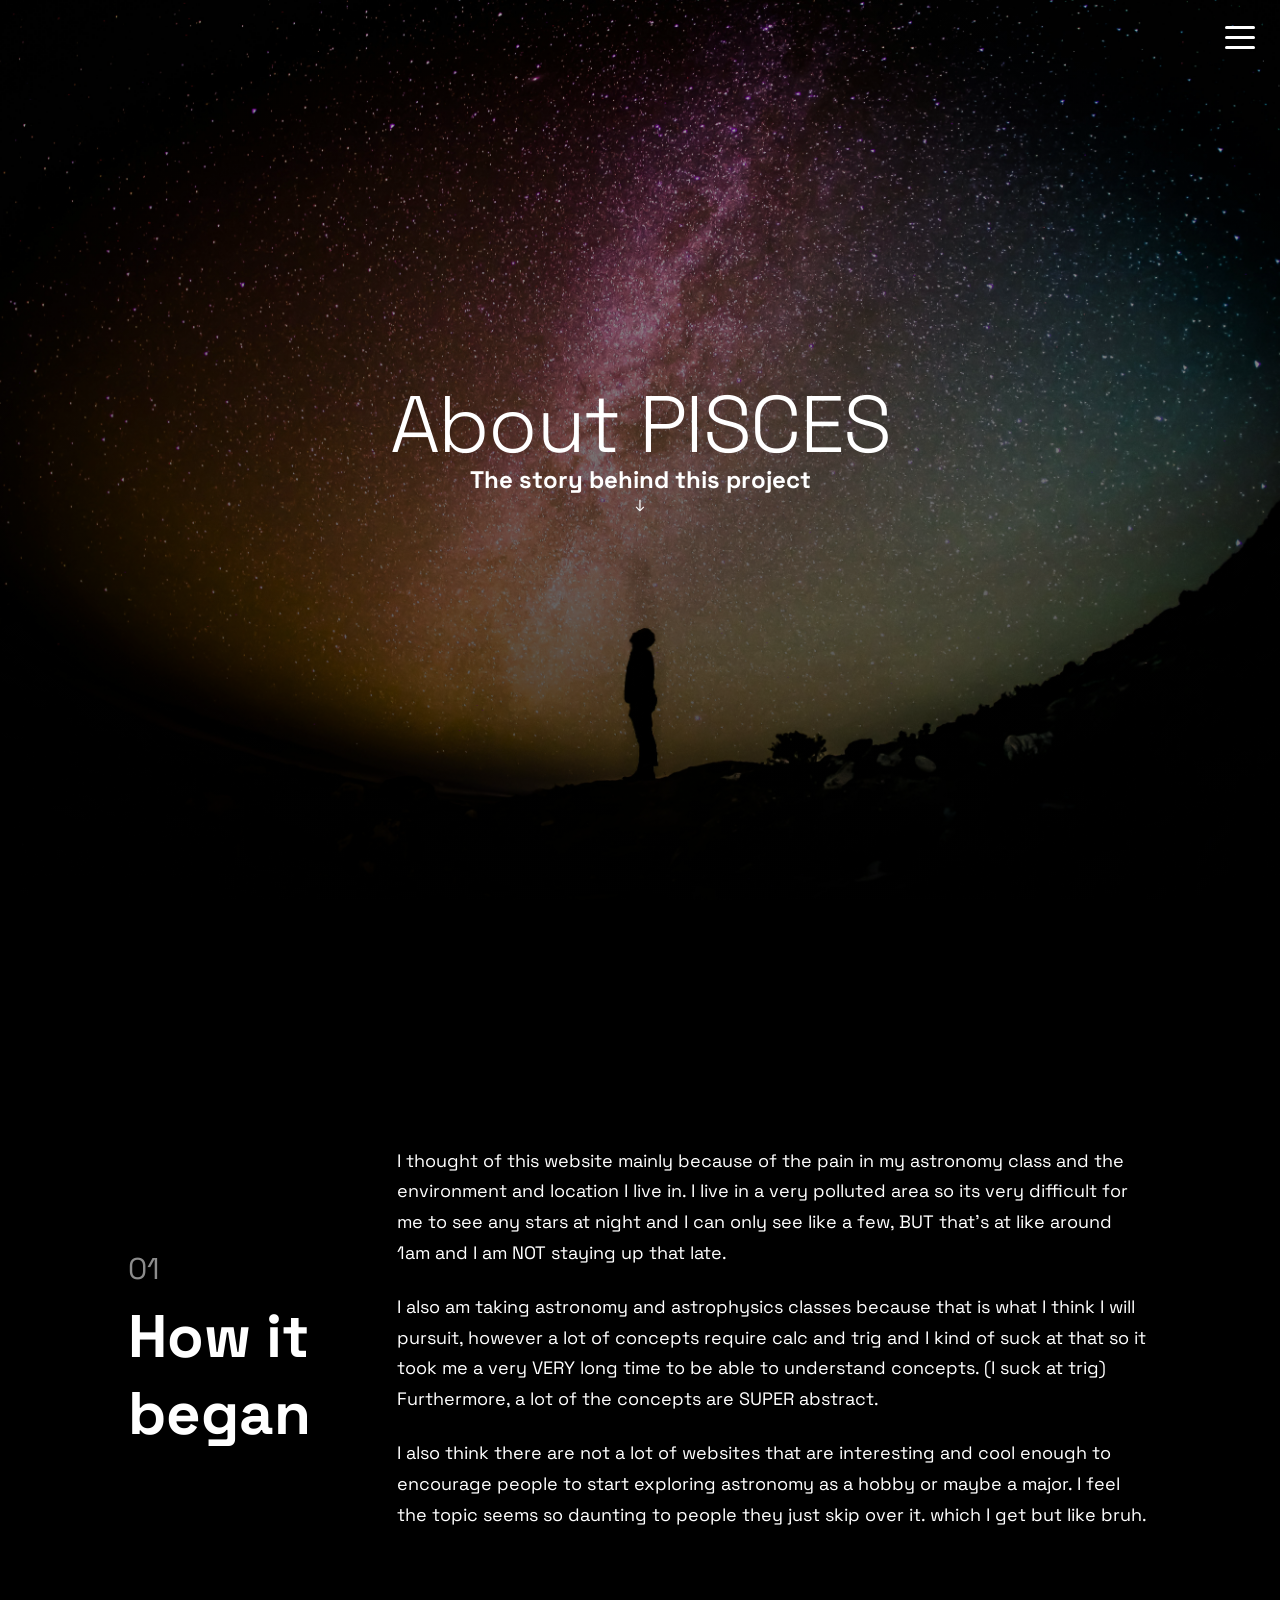
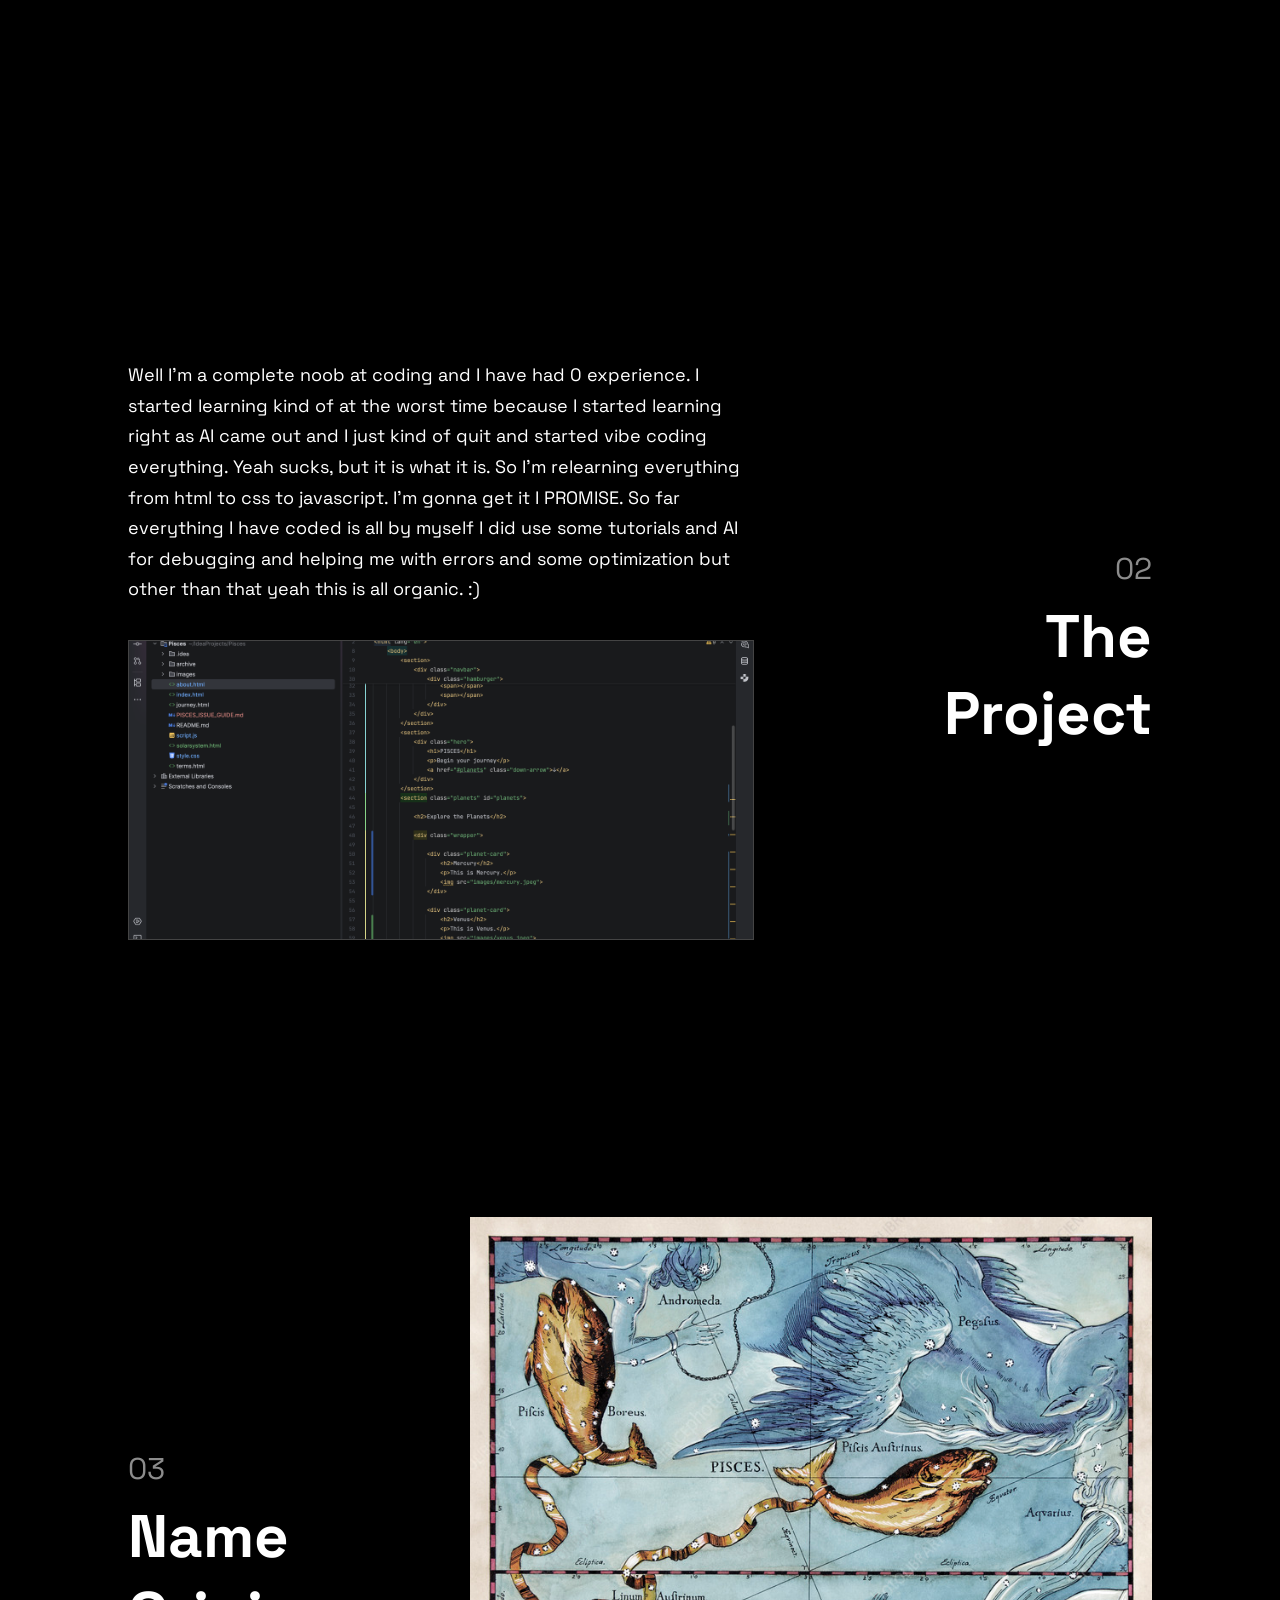
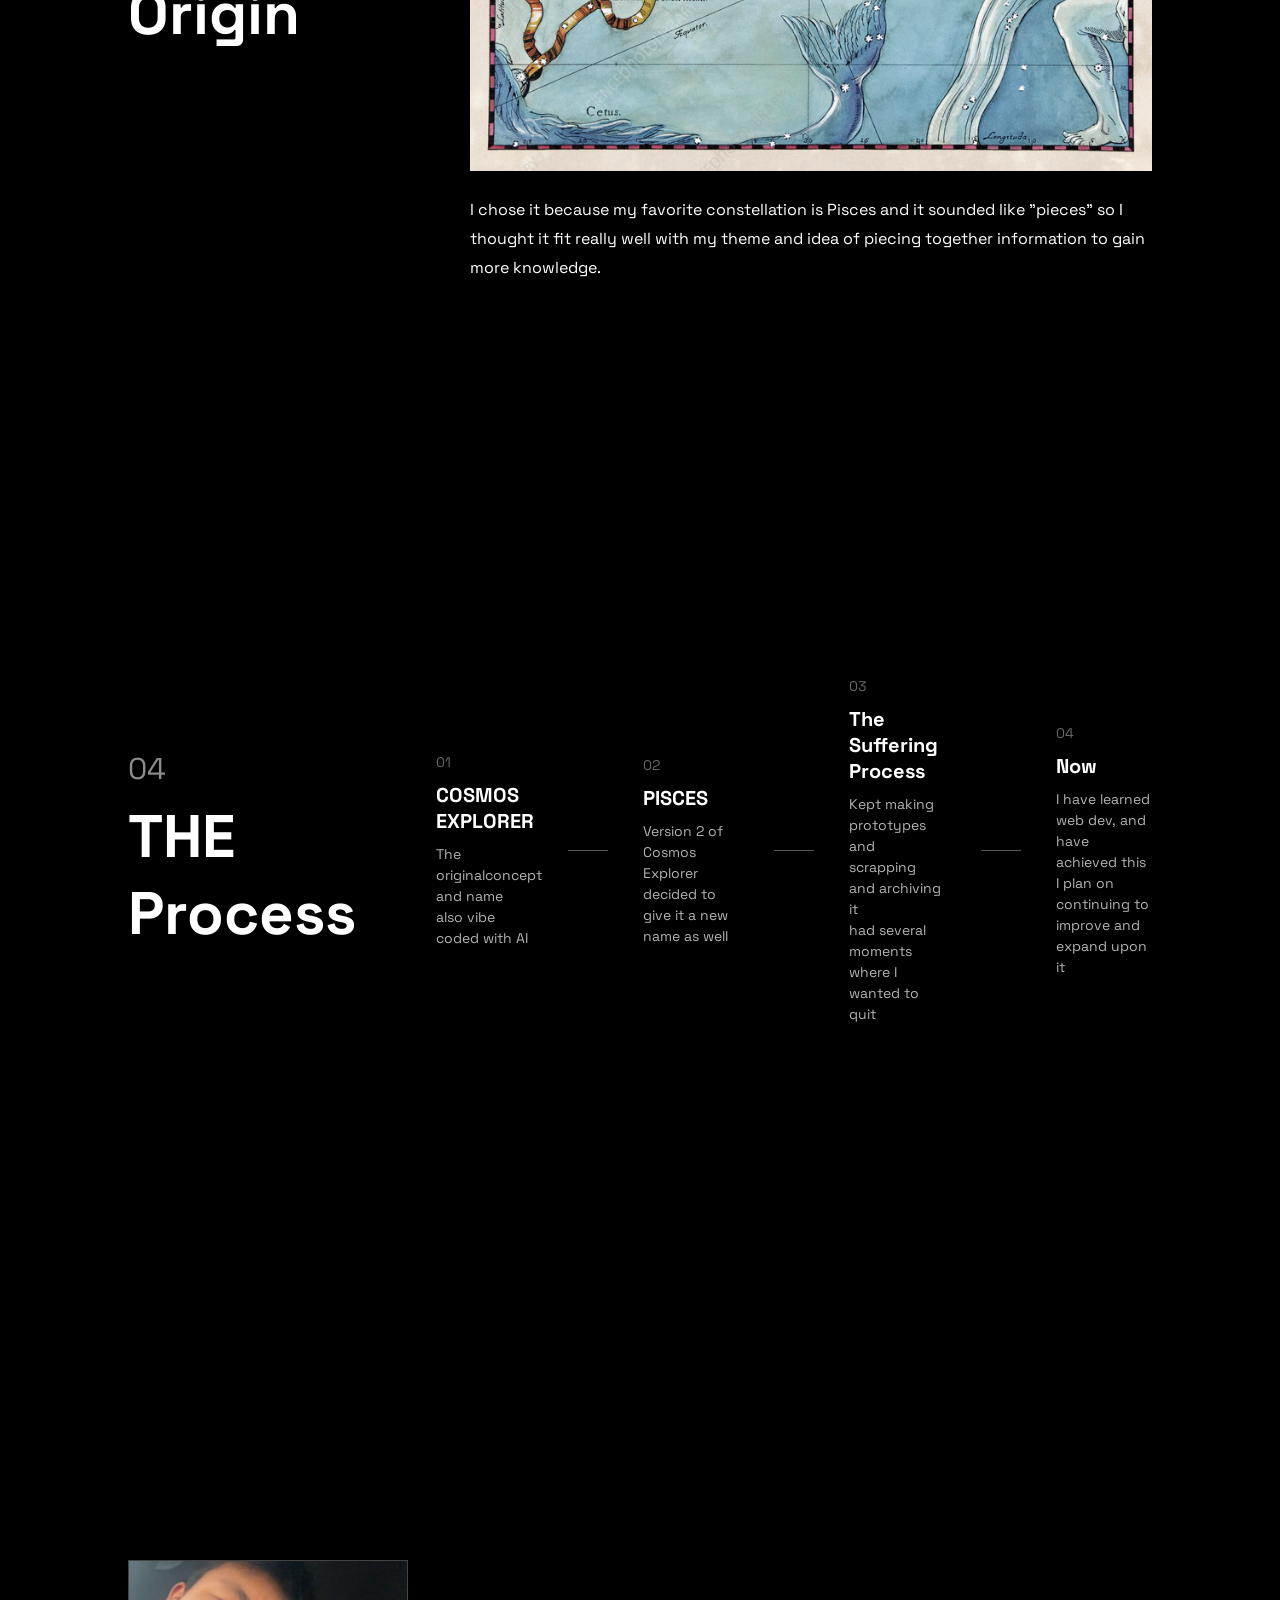
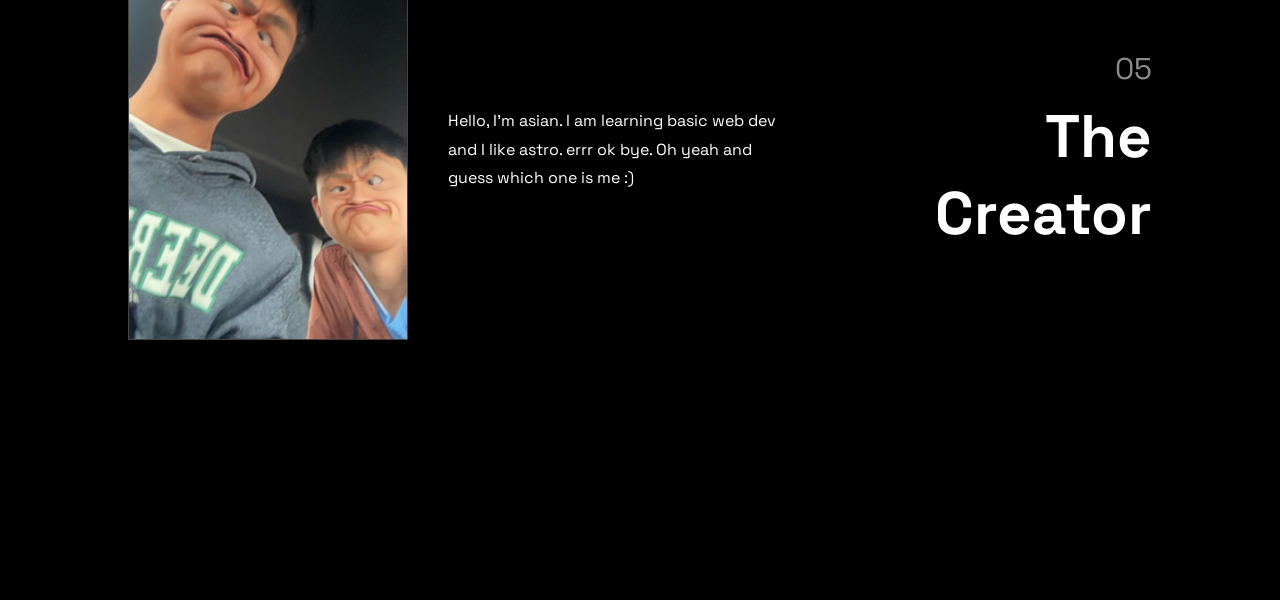
<file: about.html>
<!DOCTYPE html>
<link href="https://fonts.googleapis.com/css2?family=Space+Grotesk:wght@300;400;600;700&display=swap" rel="stylesheet">
<html lang="en">
<head>
    <meta charset="UTF-8">
    <meta name="viewport" content="width=device-width, initial-scale=1.0">
    <title>About | Pisces</title>
    <link rel="stylesheet" href="style.css">
</head>
<body>
    <!-- Navigation -->
    <section>
        <button class="hamburger" type="button" aria-label="Open menu" aria-expanded="false">
            <span></span>
            <span></span>
            <span></span>
        </button>
        <div class="off-screen-menu">
            <div class="menu-highlight"></div>
            <ul>
                <li>
                    <a href="index.html">
                        <span class="hamburger-number">01</span>
                        <span class="hamburger-name">Home</span>
                    </a>
                </li>
                <li>
                    <a href="#planets">
                        <span class="hamburger-number">02</span>
                        <span class="hamburger-name">Planets</span>
                    </a>
                </li>
                <li>
                    <a href="about.html">
                        <span class="hamburger-number">03</span>
                        <span class="hamburger-name">About</span>
                    </a>
                </li>
                <li>
                    <a href="twodjourney.html">
                        <span class="hamburger-number">04</span>
                        <span class="hamburger-name">2D Journey</span>
                    </a>
                </li>
                <li>
                    <a href="threedjourney.html">
                        <span class="hamburger-number">05</span>
                        <span class="hamburger-name">3D Journey</span>
                    </a>
                </li>
            </ul>
        </div>
    </section>
    <!-- Hero -->
    <section>
        <div class="hero">
            <h1>About PISCES</h1>
            <h2>The story behind this project</h2>
            <a href="#idea" class="down-arrow">↓</a>
        </div>
    </section>
    <!-- The Idea -->
    <section class="about-section" id="idea">
        <div class="section-title">
            <span>01</span>
            <h2>How it began</h2>
        </div>

        <div class="section-text idea-text">
            <p>I thought of this website mainly because of the pain in my astronomy class and the environment
                and location I live in. I live in a very polluted area so its very difficult for me to see any stars at night and
                I can only see like a few, BUT that's at like around 1am and I am NOT staying up that late.
            </p>
            <p>I also am taking astronomy and astrophysics classes because that is what I think I will pursuit,
                however a lot of concepts require calc and trig and I kind of suck at that so it took me a very VERY long time to be able to understand concepts.
                (I suck at trig) Furthermore, a lot of the concepts are SUPER abstract.
            </p>
            <p>I also think there are not a lot of websites that are interesting and cool enough to encourage people to start exploring astronomy
                as a hobby or maybe a major. I feel the topic seems so daunting to people they just skip over it. which I get but like bruh.
            </p>
        </div>
    </section>

    <!-- The Project -->
    <section class="about-section project-about-section" id="project">

        <div class="project-about-content">

            <p>
                Well I'm a complete noob at coding and I have had 0 experience. I started learning kind of
                at the worst time because I started learning right as AI came out and I just kind of quit
                and started vibe coding everything. Yeah sucks, but it is what it is. So I'm relearning everything
                from html to css to javascript. I'm gonna get it I PROMISE. So far everything I have coded is all by myself
                I did use some tutorials and AI for debugging and helping me with errors and some optimization but other than that
                yeah this is all organic. :)
            </p>

            <div class="project-about-image">
                <img src="images/code.png" alt="Code">
            </div>

        </div>

        <div class="section-title">
            <span>02</span>
            <h2>The<br>Project</h2>
        </div>

    </section>

    <!-- The Name -->
    <section class="about-section project-section" id="project-name">

        <div class="section-title">
            <span>03</span>
            <h2>Name<br>Origin</h2>
        </div>

        <div class="project-content">
            <div class="project-about-image2">
                <img src="images/pisces.jpg" alt="Pisces">
            </div>

            <p>
                I chose it because my favorite constellation is Pisces and it sounded like "pieces"
                so I thought it fit really well with my theme and idea of piecing together information
                to gain more knowledge.
            </p>
        </div>

    </section>

    <!-- The Process -->
    <section class="about-section process-section" id="process">

        <div class="section-title">
            <span>04</span>
            <h2>THE<br>Process</h2>
        </div>

        <div class="process-timeline">

            <div class="process-step">
                <span>01</span>
                <h3>COSMOS EXPLORER</h3>
                <p>The originalconcept and name</p>
                <p>also vibe coded with AI</p>
            </div>

            <div class="process-line"></div>

            <div class="process-step">
                <span>02</span>
                <h3>PISCES</h3>
                <p>Version 2 of Cosmos Explorer</p>
                <p>decided to give it a new name as well</p>
            </div>

            <div class="process-line"></div>

            <div class="process-step">
                <span>03</span>
                <h3>The Suffering Process</h3>
                <p>Kept making prototypes and scrapping and archiving it</p>
                <p>had several moments where I wanted to quit</p>
            </div>

            <div class="process-line"></div>

            <div class="process-step">
                <span>04</span>
                <h3>Now</h3>
                <p>I have learned web dev, and have achieved this</p>
                <p>I plan on continuing to improve and expand upon it</p>
            </div>

        </div>

    </section>

    <!-- The Creator -->
    <section class="about-section creator-section" id="creator">

        <div class="creator-content">

            <div class="creator-image">
                <img src="images/creator.JPG" alt="Creator">
            </div>

            <div class="creator-text">
                <p>
                    Hello, I'm asian. I am learning basic web dev and I like astro. errr ok bye. Oh yeah and guess which one is me :)
                </p>
            </div>

        </div>

        <div class="section-title">
            <span>05</span>
            <h2>The<br>Creator</h2>
        </div>

    </section>


    <script src="script.js"></script>
</body>
</html>
</file>
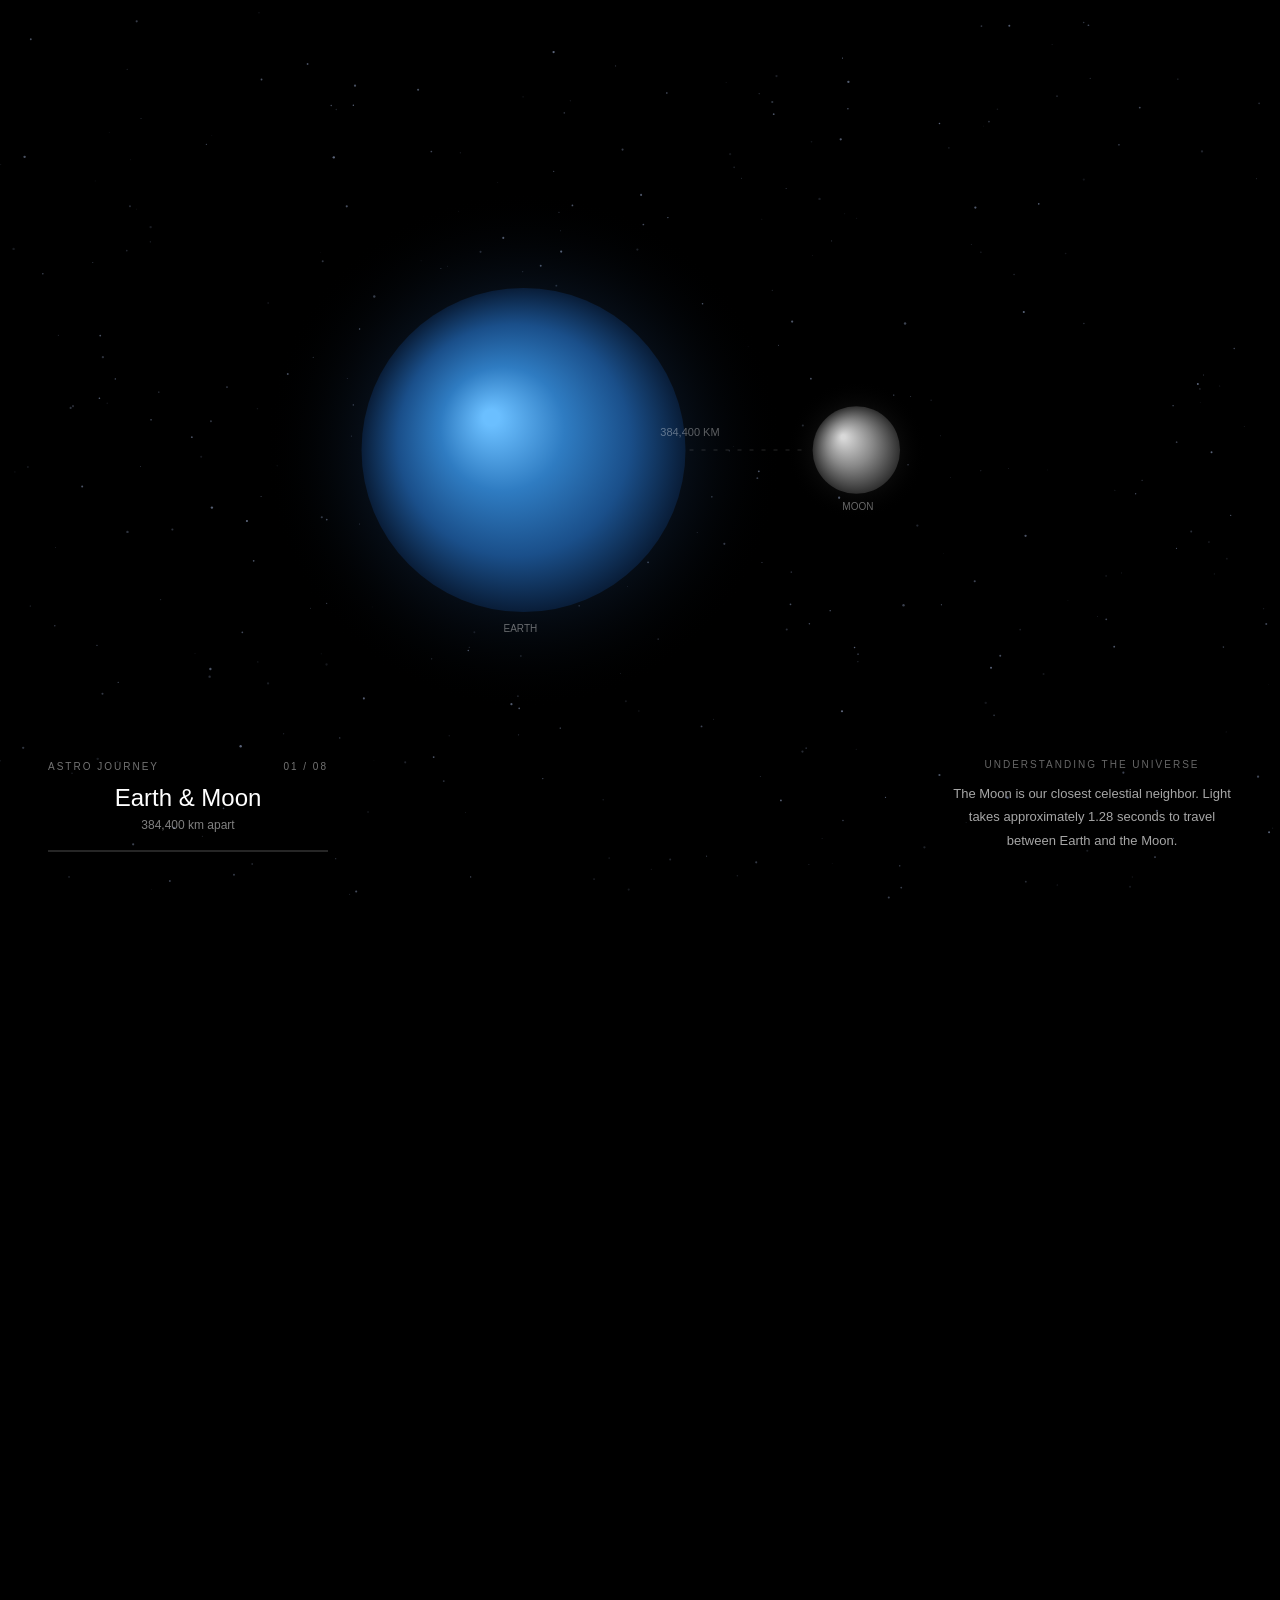
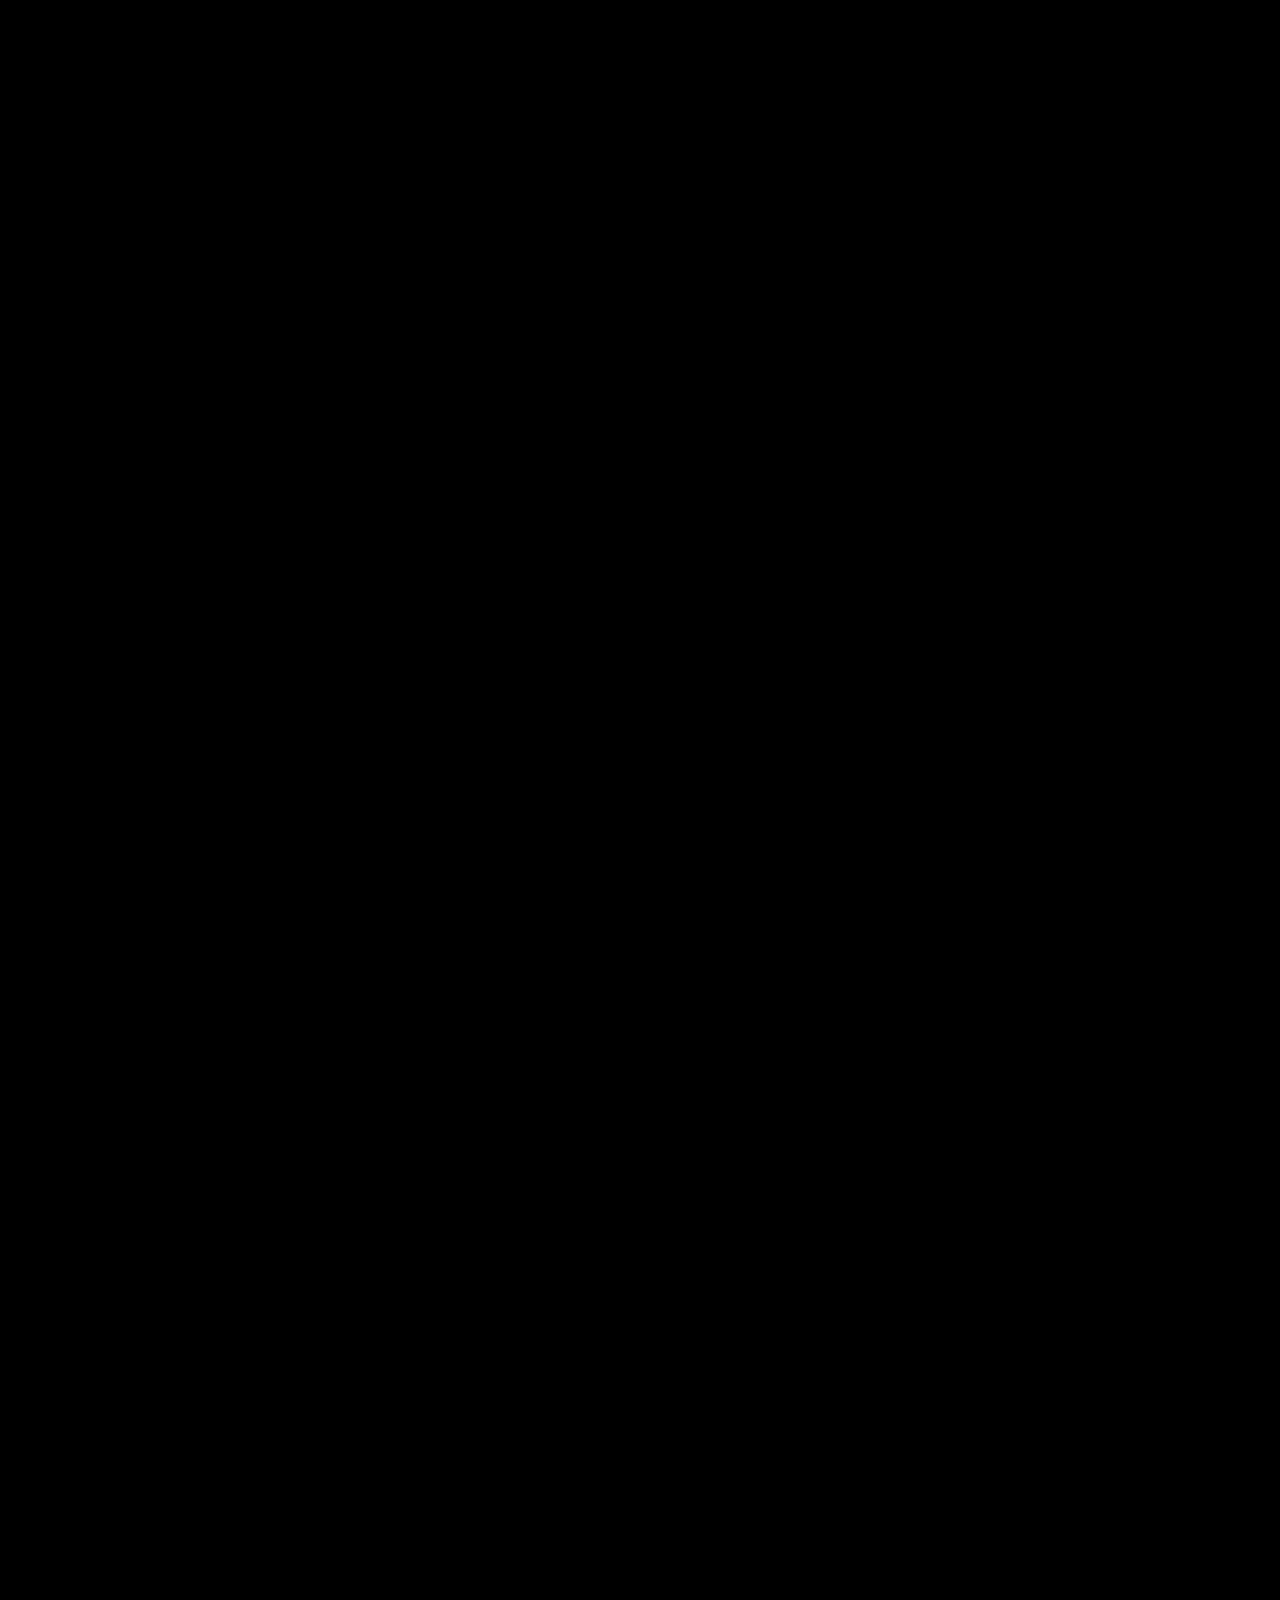
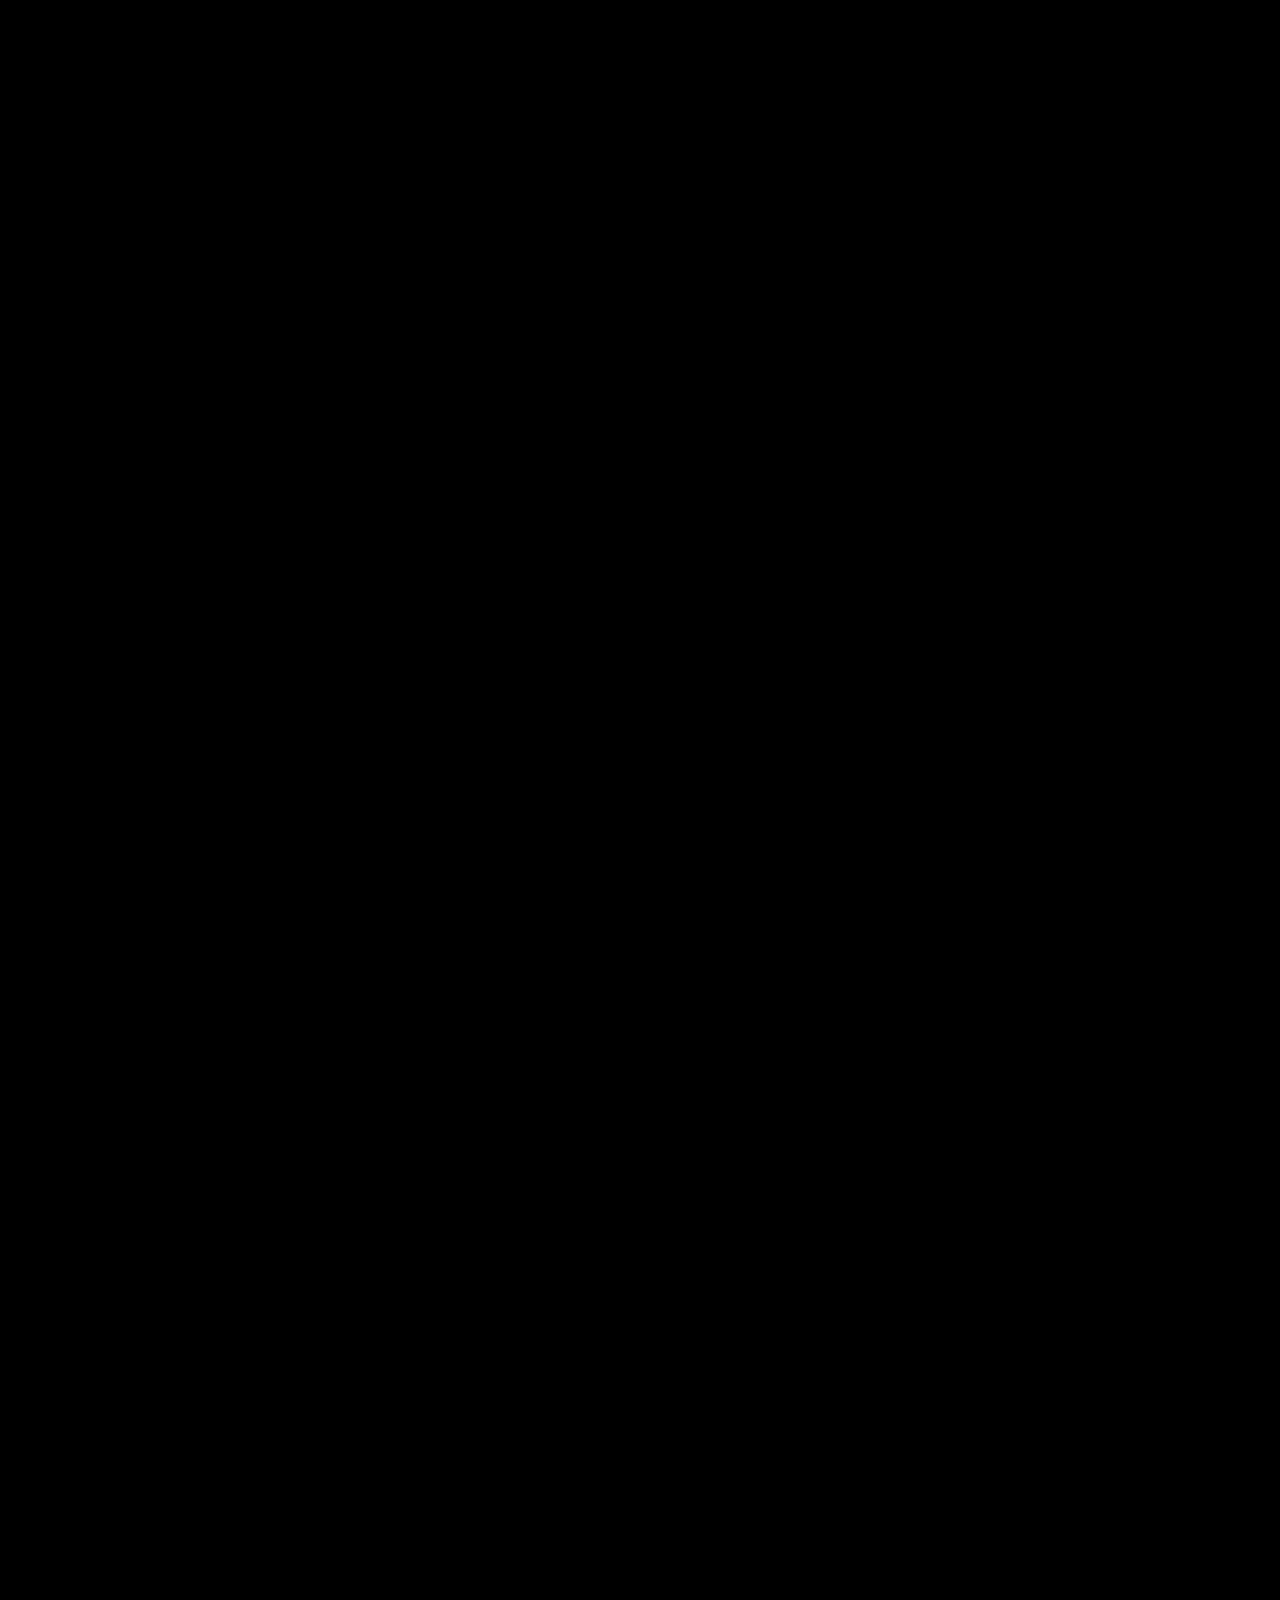
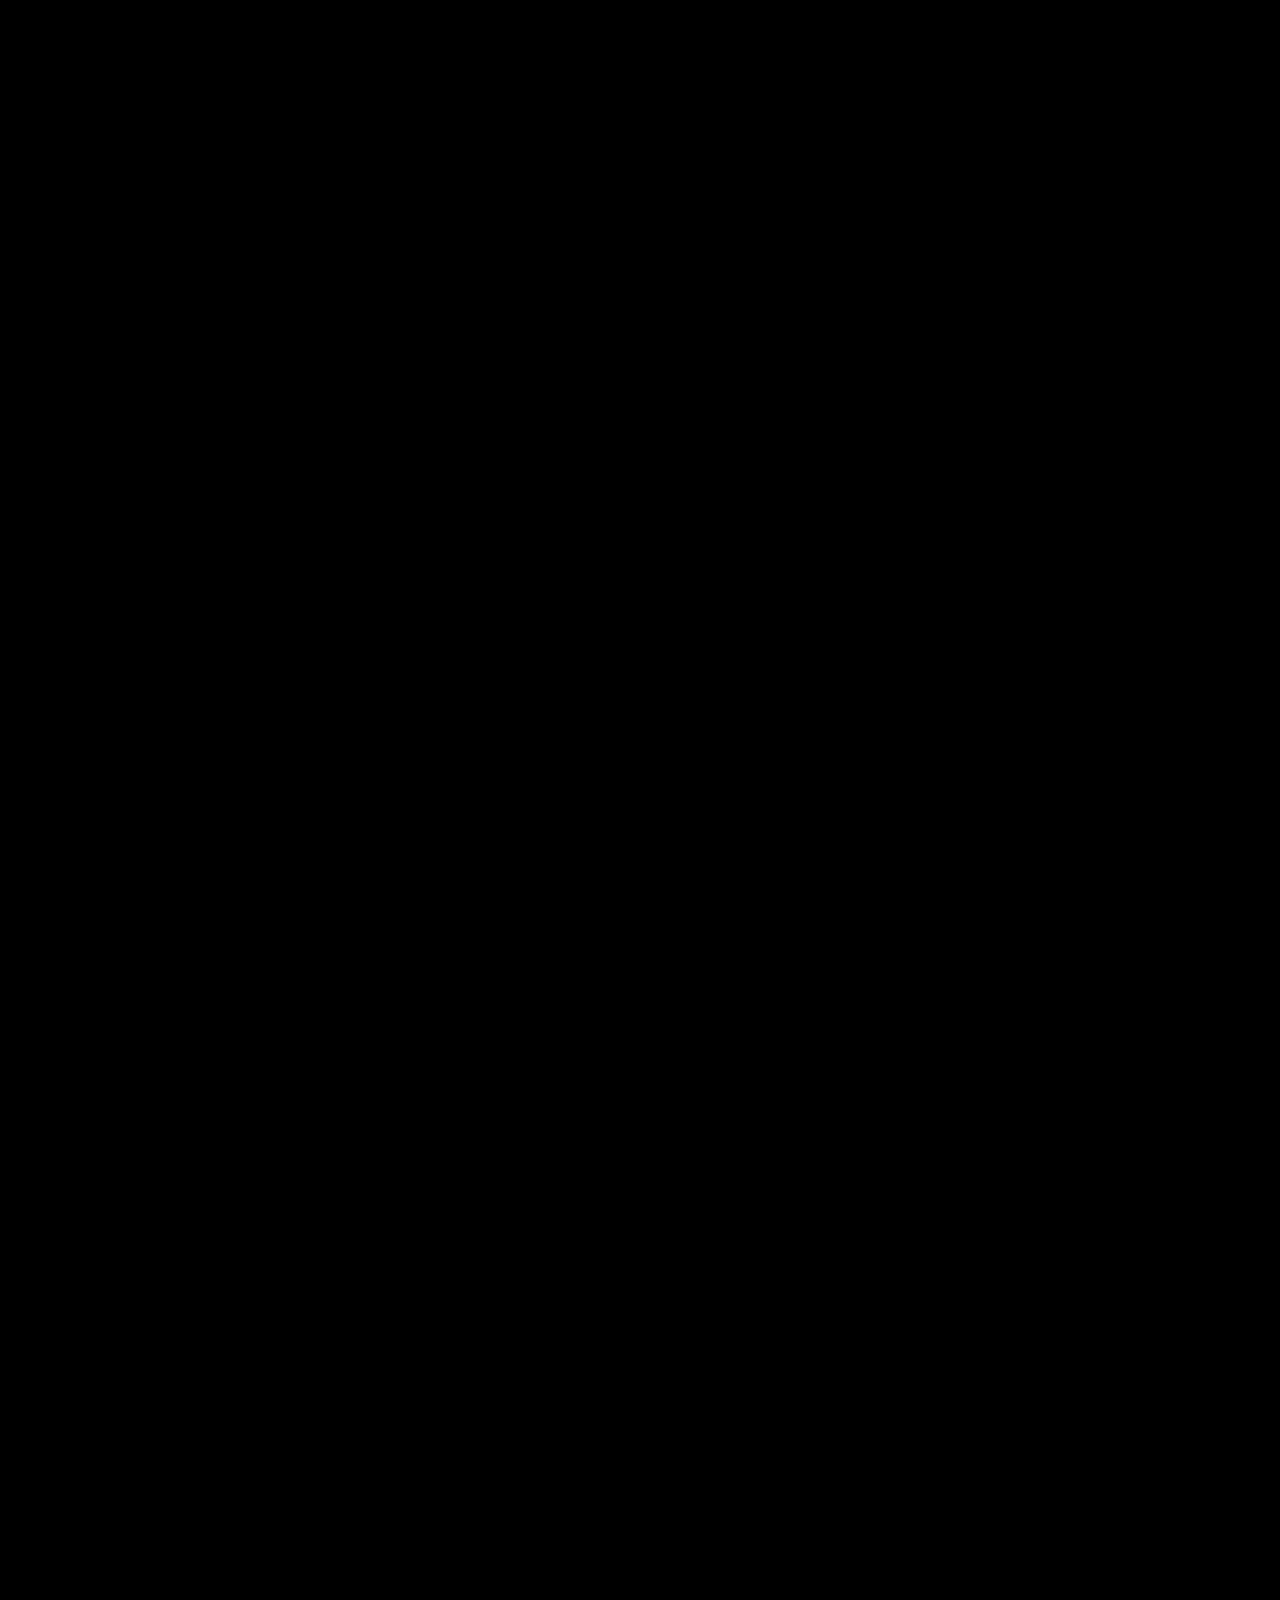
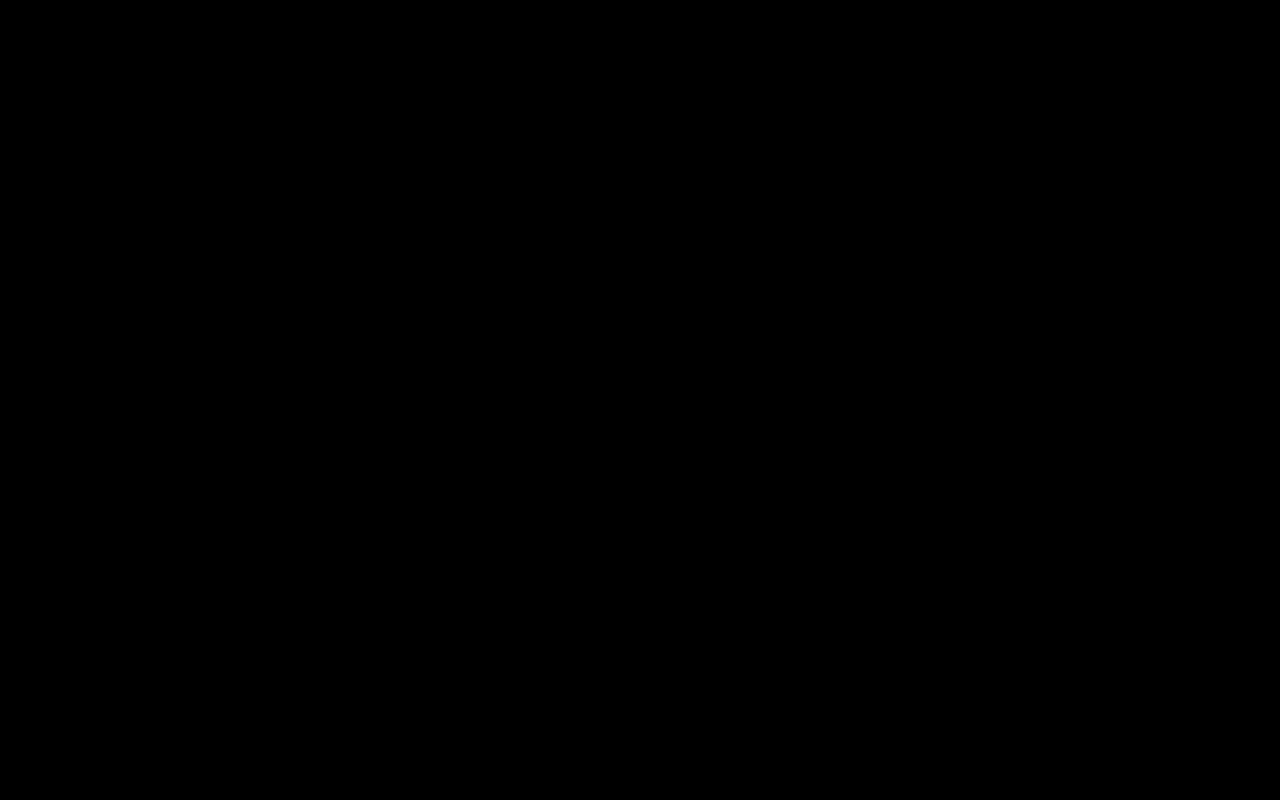
<file: twodjourney.html>
<!DOCTYPE html>
<html lang="en">
<head>
    <meta charset="UTF-8">
    <style>
        * { margin: 0; padding: 0; box-sizing: border-box; }
        body { background: #000; }

        .journey-wrap {
            height: 800vh;
            position: relative;
        }

        .journey-sticky {
            position: sticky;
            top: 0;
            height: 100vh;
        }

        .cosmic-hud {
            position: absolute;
            bottom: 48px;
            left: 48px;
            width: 280px;
            z-index: 10;
            pointer-events: none;
            color: white;
            font-family: Arial, sans-serif;
        }

        .hud-top {
            display: flex;
            justify-content: space-between;
            font-size: 10px;
            letter-spacing: 2px;
            color: rgba(255, 255, 255, 0.45);
            margin-bottom: 12px;
        }

        #hud-title {
            font-size: 24px;
            font-weight: 400;
            margin-bottom: 6px;
        }

        #hud-distance {
            font-size: 12px;
            color: rgba(255, 255, 255, 0.5);
            margin-bottom: 18px;
        }

        .hud-progress {
            height: 2px;
            background: rgba(255, 255, 255, 0.15);
        }

        #hud-progress-fill {
            width: 0%;
            height: 100%;
            background: #b8d4ff;
            transition: width 0.15s linear;
        }

        @media (max-width: 600px) {
            .cosmic-hud {
                left: 24px;
                bottom: 28px;
                width: min(280px, calc(100% - 48px));
            }
        }

        .cosmic-context {
            position: absolute;
            bottom: 48px;
            right: 48px;
            width: 280px;
            z-index: 10;
            pointer-events: none;
            font-family: Arial, sans-serif;
        }

        .context-label {
            display: block;
            font-size: 10px;
            letter-spacing: 2px;
            color: rgba(255, 255, 255, 0.4);
            margin-bottom: 12px;
        }

        #context-description {
            font-size: 13px;
            line-height: 1.8;
            color: rgba(255, 255, 255, 0.65);
        }

        @media (max-width: 700px) {
            .cosmic-context {
                display: none;
            }
        }

        #object-tooltip {
            position: absolute;
            z-index: 20;
            width: 240px;
            padding: 18px;
            background: rgba(12, 18, 28, 0.88);
            border: 1px solid rgba(180, 210, 255, 0.18);
            border-radius: 8px;
            backdrop-filter: blur(12px);
            font-family: Arial, sans-serif;
            color: white;
            pointer-events: none;
            opacity: 0;
            transition: opacity 0.2s ease;
        }

        #tooltip-type {
            font-size: 9px;
            letter-spacing: 2px;
            color: #9cbce5;
        }

        #tooltip-name {
            font-size: 20px;
            font-weight: 400;
            margin: 8px, 0;
        }

        #tooltip-description {
            font-size: 12px;
            line-height: 1.7;
            color: rgba(255, 255, 255, 0.65);
        }
    </style>
    <meta name="viewport" content="width=device-width, initial-scale=1.0">
    <title>2D Journey | Pisces</title>
    <link rel="stylesheet" href="style.css">
</head>
<body>
    <div class="journey-wrap">
        <div class="journey-sticky">
            <canvas id="c"></canvas>
            <div id="object-tooltip">
                <span id="tooltip-type"></span>
                <h3 id="tooltip-name"></h3>
                <p id="tooltip-description"></p>
            </div>
            <div class="cosmic-hud">
                <div class="hud-top">
                    <span>ASTRO JOURNEY</span>
                    <span id="hud-count">01 / 08</span>
                </div>

                <h2 id="hud-title">Earth & Moon</h2>
                <p id="hud-distance">384,400 km apart</p>

                <div class="hud-progress">
                    <div id="hud-progress-fill"></div>
                </div>
            </div>
            <div class="cosmic-context">
                <span class="context-label">
                    UNDERSTANDING THE UNIVERSE
                </span>
                <p id="context-description"></p>
            </div>
        </div>
    </div>
    <script>
            const canvas = document.getElementById('c');
            const ctx = canvas.getContext('2d');
            const wrap = document.querySelector('.journey-wrap');
            const interactiveObjects = [];
            const tooltip = document.getElementById('object-tooltip');
            const tooltipType = document.getElementById('tooltip-type');
            const tooltipName = document.getElementById('tooltip-name');
            const tooltipDescription = document.getElementById(
                'tooltip-description'
            );  
            const backgroundStars = [];

            for (let i = 0; i < 350; i++) {
                backgroundStars.push({
                    x: Math.random(),
                    y: Math.random(),
                    radius: 0.3 + Math.random() * 0.9,
                    opacity: 0.1 + Math.random() * 0.4,
                    depth: Math.random()
                });
            }

            function resize() {
                canvas.width  = window.innerWidth;
                canvas.height = window.innerHeight;

                render();
            }

           window.addEventListener('resize', resize);

            function getProgress() {
                const scrollable = wrap.offsetHeight - window.innerHeight;
                return Math.max(0, Math.min(1, window.scrollY / scrollable));
            }

            function registerObject(x, y, radius, type, name, description) {
                interactiveObjects.push({
                    x,
                    y,
                    radius,
                    type,
                    name, 
                    description
                });
            }

            function drawBackground(progress) {
                ctx.save();

                ctx.fillStyle = '#000';
                ctx.fillRect(
                    0, 0,
                    canvas.width,
                    canvas.height
                );

                for (const star of backgroundStars) {
                    const offset =
                        progress * star.depth * 120;

                    const x = star.x * canvas.width;

                    const y = 
                        (star.y * canvas.height + offset)
                        % canvas.height;

                    ctx.beginPath();

                    ctx.arc(
                        x,
                        y,
                        star.radius,
                        0,
                        Math.PI * 2
                    );

                    ctx.fillStyle = 
                        `rgba(190, 210, 255, ${star.opacity})`;
                    
                    ctx.fill();
                }

                ctx.restore();
            }
            
            function getCameraAnchor(index) {
                const cx = canvas.width / 2;
                const cy = canvas.height / 2;
                const size = Math.min(
                    canvas.width,
                    canvas.height
                );

                switch (index) {
                    case 1:
                        return {
                            x: cx,
                            y: cy - size * 0.31
                        };

                        case 2:
                            const orbitR = 
                                (Math.log(1 / 0.3) / 
                                Math.log(32 / 0.3)) *
                                size * 0.44;

                            return {
                                x: cx + Math.cos(2.2) * orbitR,
                                y: cy + Math.sin(2.2) * orbitR
                            };

                        case 4:
                            return {
                                x: cx + Math.cos(-0.6) *
                                    size * 0.42 * 0.52,
                                y: cy + Math.sin(-0.6) *
                                    size * 0.42 * 0.52 * 0.78
                            };

                        case 5:
                            return {
                                x: cx - size * 0.38 * 0.42,
                                y: cy + size * 0.38 * 0.12
                            };

                        case 6:
                            return {
                                x: cx - size * 0.40 * 0.60,
                                y: cy + size * 0.40 * 0.42
                            };

                        default:
                            return {
                                x: cx,
                                y: cy
                            };
                }
            }

            function lerp(start, end, t) {
                return start + (end - start) * t;
            }
            
            function render() {
                const p = getProgress();

                interactiveObjects.length = 0;
                tooltip.style.opacity = '0';
                canvas.style.cursor = 'default';

                const totalStages = 8;
                const position = p * totalStages;

                const stageIndex = Math.min(
                    Math.floor(position),
                    totalStages - 1
                );

                const nextStage = Math.min(
                    stageIndex + 1,
                    totalStages - 1
                );

                const progress = position - stageIndex;
                const transitionStart = 0.50;

                let t = Math.max(
                    0,
                    Math.min(
                        1, 
                        (progress - transitionStart) / (1 - transitionStart)
                    )
                );

                if (stageIndex === totalStages - 1) {
                    t = 0;
                }

                t = t * t * (3 - 2 * t);

                const displayedStage =
                    t >= 0.5 ? nextStage : stageIndex;

                updateHUD(displayedStage, p);

                ctx.clearRect(0, 0, canvas.width, canvas.height);
                drawBackground(p);
                ctx.save();
                ctx.globalAlpha = 1 - t;

                const outgoingScale = 1 - t * 0.35;

                ctx.translate(canvas.width / 2, canvas.height / 2);
                ctx.scale(outgoingScale, outgoingScale);
                ctx.translate(-canvas.width / 2, -canvas.height / 2);

                drawStage(stageIndex);

                ctx.restore();

                if (t > 0 && nextStage !== stageIndex) {
                    ctx.save();
                    ctx.globalAlpha = t;

                    const incomingScale = 2.5 - t * 1.5;

                    const anchor = getCameraAnchor(nextStage);

                    const cameraX = lerp(
                        anchor.x,
                        canvas.width / 2,
                        t
                    );

                    const cameraY = lerp(
                        anchor.y,
                        canvas.height / 2,
                        t
                    );

                    ctx.translate(
                        canvas.width / 2,
                        canvas.height / 2
                    );

                    ctx.scale(incomingScale, incomingScale);

                    ctx.translate(-cameraX, -cameraY);

                    drawStage(nextStage);

                    ctx.restore();
                }

            }

            function drawStage(index) {
                if (index === 0) drawEarth();
                if (index === 1) drawSolar1();
                if (index === 2) drawSolarSystem();
                if (index === 3) drawStars();
                if (index === 4) drawMilkyWay();
                if (index === 5) drawLocalGroup();
                if (index === 6) drawVirgoSupercluster();
                if (index === 7) drawObservableUniverse();
            }

            const stageInfo = [
                ['Earth & Moon', '384,400 km apart'],
                ['Sun & Earth', '1 astronomical unit'],
                ['Solar System', 'Neptune 30.1 AU'],
                ['Nearby Stars', 'Within 28 light-years'],
                ['Milky Way', '~100,000 light-years across'],
                ['Local Group', '~10 million light-years across'],
                ['Virgo Supercluster', '~110 million light-years across'],
                ['Observable Universe', '~92 billion light-years across']
            ];

            const stageDescriptions = [
                'The Moon is our closest celestial neighbor. Light takes approximately 1.28 seconds to travel between Earth and the Moon.',
                'Earth orbits the Sun at an average distance of approximately 149.6 million kilometers. Sunlight takes about eight minutes to reach us.',
                'Eight planets orbit our Sun. Beyond Neptune lie the Kuiper Belt and the distant regions of our Solar System.',
                'Even the closest star beyond our Sun, Proxima Centauri, lies more than four light-years away.',
                'Our Solar System resides within a barred spiral galaxy containing hundreds of billions of stars.',
                'The Milky Way belongs to the Local Group, a gravitationally associated collection of galaxies that includes Andromeda and Triangulum.',
                'The Virgo Supercluster encompasses numerous galaxy groups and clusters, including our own Local Group.',
                'The observable universe contains vast networks of galaxies separated by enormous cosmic voids. Its horizon represents the limit of what we can currently observe.'
            ];

            const contextDescription =
                document.getElementById('context-description');

            const hudTitle = document.getElementById('hud-title');
            const hudDistance = document.getElementById('hud-distance');
            const hudCount = document.getElementById('hud-count');
            const hudFill = document.getElementById('hud-progress-fill');

            function updateHUD(index, progress) {
                hudTitle.textContent = stageInfo[index][0];
                hudDistance.textContent = stageInfo[index][1];

                contextDescription.textContent = 
                    stageDescriptions[index];

                hudCount.textContent =
                    String(index + 1).padStart(2, '0') + ' / 08';

                hudFill.style.width =
                    (Math.min(1, Math.max(0, progress)) * 100) + '%';
            }

            let renderPending = false;

            function requestRender() {
                if (renderPending) return;

                renderPending = true;

                requestAnimationFrame(() => {
                    render();
                    renderPending = false;
                });
            }

            window.addEventListener('scroll', requestRender);

            function drawEarth() {
                const cx = canvas.width / 2;
                const cy = canvas.height / 2;
                const eR = Math.min(canvas.width, canvas.height) * 0.18;
                const mR = eR * 0.27;
                const gap = canvas.width * 0.26;

                const ex = cx - gap * 0.35;
                const mx = cx + gap * 0.65;

                registerObject(
                    ex, 
                    cy,
                    eR,
                    'TERRESTRIAL PLANET',
                    'Earth',
                    'Diameter: 12,742 km. Orbital period: approximately 365.25 days.'
                );

                registerObject(
                    mx,
                    cy,
                    mR,
                    'NATURAL SATELLITE',
                    'Moon',
                    'Diameter: 3,474 km. Average distance from Earth: 384,400 km.'
                );

                canvas.addEventListener('mousemove', (event) => {
                    const rect = canvas.getBoundingClientRect();

                    const x = event.clientX - rect.left;
                    const y = event.clientY - rect.top;

                    const position = getProgress() * 8;
                    
                    const stageIndex = Math.min(
                        Math.floor(position),
                        7
                    );

                    const progress = position - stageIndex;

                    tooltip.style.opacity = '0';
                    tooltip.style.cursor = 'default';
                })

                const eGlow= ctx.createRadialGradient(ex, cy, eR * 0.8, ex, cy, eR * 1.6);
                eGlow.addColorStop(0, 'rgba(70, 150, 255, 0.15)');
                eGlow.addColorStop(1, 'rgba(0, 0, 0, 0)');
                ctx.beginPath();
                ctx.arc(ex, cy, eR * 1.6, 0, Math.PI * 2);
                ctx.fillStyle = eGlow;
                ctx.fill();


                const eg = ctx.createRadialGradient(ex - eR * 0.2, cy - eR * 0.2, eR * 0.05, ex, cy, eR);
                eg.addColorStop(0, '#6bbfff');
                eg.addColorStop(0.35, '#2f7cc2');
                eg.addColorStop(0.7, '#1a4f8a');
                eg.addColorStop(1, '#091d38');

                ctx.beginPath();
                ctx.arc(ex, cy, eR, 0, Math.PI * 2);
                ctx.fillStyle = eg;
                ctx.fill();

                const mGlow = ctx.createRadialGradient(mx, cy, mR * 0.8, mx, cy, mR * 1.6);
                mGlow.addColorStop(0, 'rgba(180, 180, 180, 0.08)');
                mGlow.addColorStop(1, 'rgba(0, 0, 0, 0)');
                ctx.beginPath();
                ctx.arc(mx, cy, mR * 1.6, 0, Math.PI * 2);
                ctx.fillStyle = mGlow;
                ctx.fill();

                const mg = ctx.createRadialGradient(mx - mR * 0.3, cy - mR * 0.3, mR * 0.05, mx, cy, mR);
                mg.addColorStop(0, '#d8d8d8');
                mg.addColorStop(0.5, '#888');
                mg.addColorStop(1, '#2e2e2e');

                ctx.beginPath();
                ctx.arc(mx, cy, mR, 0, Math.PI * 2);
                ctx.fillStyle = mg;
                ctx.fill();

            ctx.save();
            ctx.setLineDash([4, 8]);
            ctx.beginPath();
            ctx.moveTo(ex + eR + 4, cy);
            ctx.lineTo(mx - mR - 4, cy);
            ctx.strokeStyle = 'rgba(255, 255, 255, 0.15)';
            ctx.lineWidth = 1;
            ctx.stroke();
            ctx.restore();

            ctx.textAlign = 'center';
            ctx.font = '11px sans-serif';
            ctx.fillStyle = 'rgba(255, 255, 255, 0.35)';
            ctx.fillText('384,400 KM', (ex + mx) / 2, cy - 14);

            ctx.textAlign = 'left';
            ctx.font = '10px sans-serif';
            ctx.fillStyle = 'rgba(255, 255, 255, 0.4)';
            ctx.fillText('EARTH', ex - 20, cy + eR +20);
            ctx.fillText('MOON', mx - 14, cy + mR + 16);
            }

            function drawSolar1() {
                const cx = canvas.width / 2;
                const cy = canvas.height / 2;
                const sR = Math.min(canvas.width, canvas.height) * 0.09;
                const orbitR = Math.min(canvas.width, canvas.height) * 0.31;

                const sg = ctx.createRadialGradient(cx, cy, sR * 0.4, cx, cy, sR * 3);
                sg.addColorStop(0, 'rgba(255, 220, 80, 0.2)');
                sg.addColorStop(0.3, 'rgba(0, 0, 0, 0)');
                ctx.beginPath();
                ctx.arc(cx, cy, sR * 3, 0, Math.PI * 2);
                ctx.fillStyle = sg;
                ctx.fill();

                const sun = ctx.createRadialGradient(cx - sR * 0.3, cy - sR * 0.3, sR * 0.1, cx, cy, sR);
                sun.addColorStop(0, '#fffbe0');
                sun.addColorStop(0.3, '#ffd740');
                sun.addColorStop(0.7, '#ff8c00');
                sun.addColorStop(1, '#7a3800');
                ctx.beginPath();
                ctx.arc(cx, cy, sR, 0, Math.PI * 2);
                ctx.fillStyle = sun;
                ctx.fill();

                ctx.save();
                ctx.setLineDash([3, 7]);
                ctx.beginPath();
                ctx.arc(cx, cy, orbitR, 0, Math.PI * 2);
                ctx.strokeStyle = 'rgba(255, 255, 255, 0.07)';
                ctx.lineWidth = 1;
                ctx.stroke();
                ctx.restore();

                const angle = -Math.PI / 2;
                const ex = cx + Math.cos(angle) * orbitR;
                const ey = cy + Math.sin(angle) * orbitR;

                const eGlow = ctx.createRadialGradient(ex, ey, 0, ex, ey, 14);
                eGlow.addColorStop(0, 'rgba(80, 160, 255, 0.4)');
                eGlow.addColorStop(1, 'rgba(0, 0, 0, 0)');
                ctx.beginPath();
                ctx.arc(ex, ey, 14, 0, Math.PI * 2);
                ctx.fillStyle = eGlow;
                ctx.fill();

                ctx.beginPath();
                ctx.arc(ex, ey, 4, 0, Math.PI * 2);
                ctx.fillStyle = '#5aacff';
                ctx.fill();

                ctx.textAlign = 'center';
                ctx.font = '10px sans-serif';
                ctx.fillStyle = 'rgba(255, 255, 255, 0.35)';
                ctx.fillText('1 AU · 149.6M KM', cx, cy - orbitR - 12);

                ctx.textAlign = 'left';
                ctx.fillStyle = 'rgba(255, 255, 255, 0.4)';
                ctx.fillText('SUN', cx + sR + 8, cy - sR - 8);
                ctx.fillText('EARTH', ex + 8, ey + 4);
            }

            function drawSolarSystem() {
                const cx = canvas.width / 2;
                const cy = canvas.height / 2;
                const scale = Math.min(canvas.width, canvas.height) * 0.44;

                const planets = [
                    { name: 'MERCURY', au: 0.39, color: '#a8998c', r: 2.5, angle: 1.0 },
                    { name: 'VENUS', au: 0.72, color: '#e8c97a', r: 3.2, angle: 0.5 },
                    { name: 'EARTH', au: 1.00, color: '#5aacff', r: 3.5, angle: 2.2 },
                    { name: 'MARS', au: 1.52, color: '#cc4411', r: 2.8, angle: 3.4 },
                    { name: 'JUPITER', au: 5.20, color: '#c8884a', r: 7.0, angle: 0.9 },
                    { name: 'SATURN', au: 9.58, color: '#e8d49a', r: 5.5, angle: 4.1 },
                    { name: 'URANUS', au: 19.20, color: '#7de8e8', r: 4.2, angle: 1.7 },
                    { name: 'NEPTUNE', au: 30.05, color: '#4466dd', r: 4.0, angle: 2.0 },
                ];

                const logMin = Math.log(0.3);
                const logMax = Math.log(32);
                function auToRadius(au) {
                    return ((Math.log(au) - logMin) / (logMax - logMin)) * scale;
                }

                const sg = ctx.createRadialGradient(cx, cy, 4, cx, cy, 28);
                sg.addColorStop(0, 'rgba(255, 230, 100, 0.35)');
                sg.addColorStop(1, 'rgba(0, 0, 0, 0)');
                ctx.beginPath();
                ctx.arc(cx, cy, 28, 0, Math.PI * 2);
                ctx.fillStyle = sg;
                ctx.fill();

                ctx.beginPath();
                ctx.arc(cx, cy, 7, 0, Math.PI * 2);
                ctx.fillStyle = '#ffe040';
                ctx.fill();

                for (const planet of planets) {
                    const orbitR = auToRadius(planet.au);

                    ctx.beginPath();
                    ctx.arc(cx, cy, orbitR, 0, Math.PI * 2);
                    ctx.strokeStyle = 'rgba(255, 255, 255, 0.05)';
                    ctx.lineWidth = 1;
                    ctx.stroke();

                    const px = cx + Math.cos(planet.angle) * orbitR;
                    const py = cy + Math.sin(planet.angle) * orbitR;

                    ctx.beginPath();
                    ctx.arc(px, py, planet.r, 0, Math.PI * 2);
                    ctx.fillStyle = planet.color;
                    ctx.fill();
                }

                ctx.textAlign = 'center';
                ctx.font = '10px sans-serif';
                ctx.fillStyle = 'rgba(255, 255, 255, 0.3)';
                ctx.fillText('NEPTUNE · 30.1AU', cx, cy + auToRadius(30.1) + 16);
            }

            function drawStars() {
                const cx = canvas.width / 2;
                const cy = canvas.height / 2;
                const scale = Math.min(canvas.width, canvas.height) * 0.38;

                const nearStars = [
                    { name: 'PROXIMA CENTAURI', ly: 4.24, angle: -0.6 },
                    { name: 'ALPHA CENTAURI', ly: 4.37, angle: -0.25 },
                    { name: 'BARNARDS STAR', ly: 5.96, angle: 1.8 },
                    { name: 'WOLF 359', ly: 7.78, angle: 2.5 },
                    { name: 'SIRIUS', ly: 8.60, angle: 0.75 },
                    { name: 'EPSILON ERIDANI', ly: 10.5, angle: -1.9 },
                    { name: 'TAU CETI', ly: 11.9, angle: 2.1 },
                    { name: 'VEGA', ly: 25.0, angle: 0.2 },
                ];

                const maxLY = 28;

                for (const ly of [5, 10, 20]) {
                    const r = (ly / maxLY) * scale;
                    ctx.beginPath();
                    ctx.arc(cx, cy, r, 0, Math.PI * 2);
                    ctx.strokeStyle = 'rgba(255, 255, 255, 0.04)';
                    ctx.lineWidth = 1;
                    ctx.stroke();

                    ctx.textAlign = 'left';
                    ctx.font = '9px sans-serif';
                    ctx.fillStyle = 'rgba(255, 255, 255, 0.2)';
                    ctx.fillText(ly + ' LY', cx + r + 5, cy + 3);
                }

                for (const star of nearStars) {
                    const r = (star.ly / maxLY) * scale;
                    const sx = cx + Math.cos(star.angle) * r;
                    const sy = cy + Math.sin(star.angle) * r;

                    const brightness = 0.5 + (1 - star.ly / maxLY) * 0.5;
                    const glow = ctx.createRadialGradient(sx, sy, 0, sx, sy, 10);
                    glow.addColorStop(0, `rgba(255, 250, 220, ${brightness * 0.3})`);
                    glow.addColorStop(1, 'rgba(0, 0, 0, 0)');
                    ctx.beginPath();
                    ctx.arc(sx, sy, 10, 0, Math.PI * 2);
                    ctx.fillStyle = glow;
                    ctx.fill();

                    ctx.beginPath();
                    ctx.arc(sx, sy, 2, 0, Math.PI * 2);
                    ctx.fillStyle = `rgba(255, 255, 210, ${brightness})`;
                    ctx.fill();

                    if (star.ly < 12) {
                        ctx.textAlign = 'left';
                        ctx.font = '9px sans-serif';
                        ctx.fillStyle = 'rgba(255, 255, 255, 0.35)';
                        ctx.fillText(star.name, sx + 7, sy + 3);
                    }

                }

                const sunGlow = ctx.createRadialGradient(cx, cy, 0, cx, cy, 16);
                sunGlow.addColorStop(0, 'rgba(255, 230, 80, 0.5)');
                sunGlow.addColorStop(1, 'rgba(0, 0, 0, 0)');
                ctx.beginPath();
                ctx.arc(cx, cy, 16, 0, Math.PI * 2);
                ctx.fillStyle = sunGlow;
                ctx.fill();

                ctx.beginPath();
                ctx.arc(cx, cy, 3, 0, Math.PI * 2);
                ctx.fillStyle = '#ffe040';
                ctx.fill();

                ctx.textAlign = 'left';
                ctx.font = '9px sans-serif';
                ctx.fillStyle = 'rgba(255, 255, 255, 0.5)';
                ctx.fillText('THE SUN', cx + 7, cy - 10);
            }

            function drawMilkyWay() {
                    const cx = canvas.width / 2;
                    const cy = canvas.height / 2;
                    const scale = Math.min(canvas.width, canvas.height) * 0.42;

                    const disk = ctx.createRadialGradient(cx, cy, 0, cx, cy, scale);
                    disk.addColorStop(0, 'rgba(255, 220, 160, 0.13)');
                    disk.addColorStop(0.3, 'rgba(110, 150, 255, 0.08)');
                    disk.addColorStop(1, 'rgba(0, 0, 0, 0)');

                    ctx.fillStyle = disk;
                    ctx.beginPath();
                    ctx.arc(cx, cy, scale, 0, Math.PI * 2);
                    ctx.fill();

                    for (let arm = 0; arm < 4; arm++) {
                        for (let i = 0; i < 1100; i++) {
                            const t = i / 1100;
                            const angle = arm * Math.PI / 2 + t * Math.PI * 3.2;

                            const radius = (0.08 + t * 0.88) * scale;

                            const seed = Math.sin(i * 127.1 + arm * 311.7) * 43758.5453;
                            const random = seed - Math.floor(seed);
                            const spread = (random - 0.5) * 0.22 * scale * (0.3 + t);

                            const r = radius + spread;
                            const x = cx + Math.cos(angle) * r;
                            const y = cy + Math.sin(angle) * r * 0.78;

                            const brightness = 0.15 + random * 0.65;

                            ctx.fillStyle = `rgba(170, 200, 255, ${brightness})`;
                            ctx.beginPath();
                            ctx.arc(x, y, 0.4 + random * 0.9, 0, Math.PI * 2);
                            ctx.fill();
                        }
                    }
                            const core = ctx.createRadialGradient(cx, cy, 0, cx, cy, scale * 0.2);
                            core.addColorStop(0, 'rgba(255, 245, 200, 0.95)');
                            core.addColorStop(0.2, 'rgba(255, 205, 120, 0.65)');
                            core.addColorStop(1, 'rgba(255, 170, 70, 0)');

                            ctx.fillStyle = core;
                            ctx.beginPath();
                            ctx.arc(cx, cy, scale * 0.2, 0, Math.PI * 2);
                            ctx.fill();

                            const sunAngle = -0.6;
                            const sunRadius = scale * 0.52;
                            const sx = cx + Math.cos(sunAngle) * sunRadius;
                            const sy = cy + Math.sin(sunAngle) * sunRadius * 0.78;

                            ctx.beginPath();
                            ctx.arc(sx, sy, 3, 0, Math.PI * 2);
                            ctx.fillStyle = '#ffe070';
                            ctx.fill();

                            ctx.strokeStyle = 'rgba(255, 225, 130, 0.5)';
                            ctx.beginPath();
                            ctx.arc(sx, sy, 7, 0, Math.PI * 2);
                            ctx.stroke();

                            ctx.textAlign = 'left';
                            ctx.font = '10px sans-serif';
                            ctx.fillStyle = 'rgba(255, 255, 255, 0.65)';
                            ctx.fillText('SOLAR SYSTEM', sx + 12, sy - 8);

                            ctx.textAlign = 'center';
                            ctx.font = '12px sans-serif';
                            ctx.fillStyle = 'rgba(255, 255, 255, 0.7)';
                            ctx.fillText('THE MILKY WAY', cx, cy + scale * 0.85 + 22);

                            ctx.font = '10px sans-serif';
                            ctx.fillStyle = 'rgba(255, 255, 255, 0.35)';
                            ctx.fillText('~100,000 LIGHT-YEARS ACROSS', cx, cy + scale * 0.85 + 39);
                }

                function drawLocalGroup() {
                    const cx = canvas.width / 2;
                    const cy = canvas.height / 2;
                    const scale = Math.min(canvas.width, canvas.height) * 0.38;

                    const galaxies = [
                        { name: 'MILKY WAY', x: -0.42, y: 0.12, r: 24, color: '#9bbcff' },
                        { name: 'ANDROMEDA (M31)', x: 0.38, y: -0.28, r: 29, color: '#ffe0b0' },
                        { name: 'TRIANGULUM (M33)', x: 0.60, y: 0.42, r: 13, color: '#b4caff' },
                        { name: 'LARGE MAGELLANIC CLOUD', x: -0.65, y: 0.48, r: 9, color: '#a7caff' },
                        { name: 'SMALL MAGELLANIC CLOUD', x: -0.80, y: 0.67, r: 8, color: '#a7caff' },
                    ];

                    ctx.save();
                    ctx.setLineDash([4, 9]);
                    ctx.strokeStyle = 'rgba(255, 255, 255, 0.12)';
                    ctx.lineWidth = 1;
                    ctx.beginPath();
                    ctx.ellipse(cx, cy, scale * 1.2, scale * 0.92, 0, 0, Math.PI * 2);
                    ctx.stroke();
                    ctx.restore();

                    for (const galaxy of galaxies) {
                        const gx = cx + galaxy.x * scale;
                        const gy = cy + galaxy.y * scale;

                        const glow = ctx.createRadialGradient(gx, gy, 0, gx, gy, galaxy.r * 2);
                        glow.addColorStop(0, galaxy.color);
                        glow.addColorStop(0.15, 'rgba(170, 190, 255, 0.35)');
                        glow.addColorStop(1, 'rgba(0, 0, 0, 0)');

                        ctx.fillStyle = glow;
                        ctx.beginPath();
                        ctx.arc(gx, gy, galaxy.r * 2, 0, Math.PI * 2);
                        ctx.fill();

                        ctx.save();
                        ctx.translate(gx, gy);
                        ctx.rotate(-0.35);
                        ctx.scale(1, 0.48);

                        ctx.beginPath();
                        ctx.arc(0, 0, galaxy.r, 0, Math.PI * 2);
                        ctx.fillStyle = galaxy.color;
                        ctx.globalAlpha *= 0.55;
                        ctx.fill();

                        ctx.restore();

                        ctx.textAlign = 'center';
                        ctx.font = '9px sans-serif';
                        ctx.fillStyle = 'rgba(255, 255, 255, 0.65)';
                        ctx.fillText(galaxy.name, gx, gy + galaxy.r + 19);
                    }

                    const mwx = cx - 0.42 * scale;
                    const mwy = cy + 0.12 * scale;
                    const ax = cx + 0.38 * scale;
                    const ay = cy - 0.28 * scale;

                    ctx.save();
                    ctx.setLineDash([3, 7]);
                    ctx.beginPath();
                    ctx.moveTo(mwx, mwy);
                    ctx.lineTo(ax, ay);
                    ctx.strokeStyle = 'rgba(255, 255, 255, 0.18)';
                    ctx.stroke();
                    ctx.restore();

                    ctx.textAlign = 'center';
                    ctx.font = '12px sans-serif';
                    ctx.fillStyle = 'rgba(255, 255, 255, 0.8)';
                    ctx.fillText('THE LOCAL GROUP', cx, cy - scale - 35);
                    
                    ctx.font = '10px sans-serif';
                    ctx.fillStyle = 'rgba(255, 255, 255, 0.4)';
                    ctx.fillText('~ 10 MILLION LIGHT-YEARS ACROSS', cx, cy - scale - 10);
                }

                function drawVirgoSupercluster() {
                    const cx = canvas.width / 2;
                    const cy = canvas.height / 2;
                    const scale = Math.min(canvas.width, canvas.height) * 0.40;

                    const clusters = [
                        { name: 'VIRGO CLUSTER', x: 0.05, y: -0.08, size: 75, count: 190 },
                        { name: 'LOCAL GROUP', x: -0.60, y: 0.42, size: 18, count: 12 },
                        { name: 'FORNAX CLUSTER', x: 0.42, y: 0.63, size: 38, count: 85 },
                        { name: 'ERIDANUS GROUPS', x: -0.45, y: -0.53, size: 32, count: 65 },
                        { name: 'CANES VENATICI GROUPS', x: 0.65, y: -0.55, size: 27, count: 50 }
                    ];

                    ctx.save();
                    ctx.setLineDash([3, 9]);
                    ctx.strokeStyle= 'rgba(150, 180, 255, 0.12)';
                    ctx.lineWidth = 1;
                    ctx.beginPath();
                    ctx.ellipse(cx, cy, scale * 1.15, scale * 0.9, -0.25, 0, Math.PI * 2);
                    ctx.stroke();
                    ctx.restore();

                    for (let c = 0; c < clusters.length; c++) {
                        const cluster = clusters[c];
                        const gx = cx + cluster.x * scale;
                        const gy = cy + cluster.y * scale;

                        const glow = ctx.createRadialGradient(
                            gx, gy, 0, gx, gy, cluster.size
                        );

                        glow.addColorStop(0, 'rgba(150, 190, 255, 0.11)');
                        glow.addColorStop(1, 'rgba(0, 0, 0, 0)');

                        ctx.fillStyle = glow;
                        ctx.beginPath();
                        ctx.arc(gx, gy, cluster.size, 0, Math.PI * 2);
                        ctx.fill();

                        for (let i = 0; i < cluster.count; i++) {
                            const seed = Math.sin(
                                (i + 1) * 127.1 + c * 311.7
                            ) * 43758.5453;

                            const random = seed - Math.floor(seed);

                            const seed2 = Math.sin(
                                (i + 1) * 269.5 + c * 183.3
                            ) * 24634.6345;

                            const random2 = seed2 - Math.floor(seed2);

                            const angle = random * Math.PI * 2;
                            const radius = Math.sqrt(random2) * cluster.size * 0.75;

                            const x = gx + Math.cos(angle) * radius;
                            const y = gy + Math.sin(angle) * radius * 0.7;

                            ctx.beginPath();
                            ctx.arc(x, y, 0.5 + random * 1.1, 0, Math.PI * 2);
                            ctx.fillStyle = `rgba(190, 210, 255, ${0.25 + random2 * 0.65})`;
                            ctx.fill();
                        }

                        ctx.textAlign = 'center';
                        ctx.font = '9px sans-serif';
                        ctx.fillStyle = 'rgba(255, 255, 255, 0.55)';
                        ctx.fillText(cluster.name, gx, gy + cluster.size * 0.8 + 16);
                    }

                    const lx = cx - 0.60 * scale;
                    const ly = cy + 0.42 * scale;

                    ctx.beginPath();
                    ctx.arc(lx, ly, 5, 0, Math.PI * 2);
                    ctx.strokeStyle = 'rgba(255, 225, 130, 0.8)';
                    ctx.lineWidth = 1;
                    ctx.stroke();

                    ctx.textAlign = 'center';
                    ctx.font = '12px sans-serif';
                    ctx.fillStyle = 'rgba(255, 255, 255, 0.8)';
                    ctx.fillText('THE VIRGO SUPERCLUSTER', cx, cy - scale - 35);

                    ctx.font = '10px sans-serif';
                    ctx.fillStyle = 'rgba(255, 255, 255, 0.4)';
                    ctx.fillText('~110 MILLION LIGHT-YEARS ACROSS', cx, cy - scale - 18);
                }

                function drawObservableUniverse() {
                    const cx = canvas.width / 2;
                    const cy = canvas.height / 2;
                    const scale = Math.min(canvas.width, canvas.height) * 0.39;

                    function random(seed) {
                        const n = Math.sin(seed * 127.1 + 311.7) * 43758.5453;
                        return n - Math.floor(n);
                    }

                    const nodes = [];

                    for (let i = 0; i < 48; i++) {
                        const angle = random(i * 3 + 1) * Math.PI * 2;
                        const radius = Math.sqrt(random(i * 3 + 2)) * scale * 0.92;

                        nodes.push({
                            x: cx + Math.cos(angle) * radius,
                            y: cy + Math.sin(angle) * radius,
                            size: 1.5 + random(i * 3 + 3) * 3
                        });
                    }

                    ctx.save();
                    ctx.setLineDash([2, 7]);
                    ctx.beginPath();
                    ctx.arc(cx, cy, scale, 0, Math.PI * 2);
                    ctx.strokeStyle = 'rgba(160, 190, 255, 0.16)';
                    ctx.lineWidth = 1;
                    ctx.stroke();
                    ctx.restore();

                    const maxDistance = scale * 0.40;

                    for (let i = 0; i < nodes.length; i++) {
                        for (let j = i + 1; j < nodes.length; j++) {
                            const a = nodes[i];
                            const b = nodes[j];

                            const dx = a.x - b.x;
                            const dy = a.y - b.y;
                            const distance = Math.sqrt(dx * dx + dy * dy);

                            if (distance < maxDistance) {
                                const alpha = (1 - distance / maxDistance) * 0.18;

                                ctx.beginPath();
                                ctx.moveTo(a.x, a.y);
                                ctx.lineTo(b.x, b.y);
                                ctx.strokeStyle = `rgba(120, 170, 255, ${alpha})`;
                                ctx.lineWidth = 0.7;
                                ctx.stroke();
                            }
                        }
                    }

                    for (let i = 0; i < nodes.length; i++) {
                        const a = nodes[i];

                        let nearest = null;
                        let nearestDistance = Infinity;

                        for (let j = 0; j < nodes.length; j++) {
                            if (i === j) continue;

                            const b = nodes[j];
                            const distance = Math.hypot(a.x - b.x, a.y - b.y);

                            if (distance < nearestDistance) {
                                nearestDistance = distance;
                                nearest = b;
                            }
                        }

                        if (!nearest) continue;

                        for (let k = 0; k < 45; k++) {
                            const t = random(i * 100 + k + 1);

                            const x = a.x + (nearest.x - a.x) * t;
                            const y = a.y + (nearest.y - a.y) * t;

                            const spread = 4 + random(i * 200 + k) * 10;
                            const offsetX = (random(i * 300 + k) - 0.5) * spread;
                            const offsetY = (random(i * 400 + k) - 0.5) * spread;

                            ctx.beginPath();
                            ctx.arc(
                                x + offsetX,
                                y + offsetY,
                                0.3 + random(i * 500 + k) * 0.7,
                                0,
                                Math.PI * 2
                            );

                            ctx.fillStyle = 'rgba(170, 205, 255, 0.35)';
                            ctx.fill();
                        }
                    }

                    for (const node of nodes) {
                        const glow = ctx.createRadialGradient(
                            node.x, node.y, 0,
                            node.x, node.y, node.size * 5
                        );

                        glow.addColorStop(0, 'rgba(210, 230, 255, 0.65)');
                        glow.addColorStop(0.3, 'rgba(120, 170, 255, 0.18)');
                        glow.addColorStop(1, 'rgba(0, 0, 0, 0)');

                        ctx.beginPath();
                        ctx.arc(node.x, node.y, node.size * 5, 0, Math.PI * 2);
                        ctx.fillStyle = glow;
                        ctx.fill();
                    }

                    ctx.beginPath();
                    ctx.arc(cx, cy, 3, 0, Math.PI * 2);
                    ctx.fillStyle = '#ffe6a0';
                    ctx.fill();

                    ctx.textAlign = 'left';
                    ctx.font = '9px sans-serif';
                    ctx.fillStyle = 'rgba(255, 230, 160, 0.7)';
                    ctx.fillText('OBSERVER', cx + 9, cy - 8);

                    ctx.textAlign = 'center';
                    ctx.font = '12px sans-serif';
                    ctx.fillStyle = 'rgba(255, 255, 255, 0.85)';
                    ctx.fillText(
                        'THE OBSERVABLE UNIVERSE',
                        cx, 
                        cy - scale - 35
                    );

                    ctx.font = '10px sans-serif';
                    ctx.fillStyle = 'rgba(255, 255, 255, 0.45)';
                    ctx.fillText(
                        '~92 BILLION LIGHT-YEARS ACROSS',
                        cx, 
                        cy - scale - 18
                    );

                    ctx.font = '9px sans-serif';
                    ctx.fillStyle = 'rgba(255, 255, 255, 0.35)';
                    ctx.fillText(
                        'GALAXY FILAMENTS · CLUSTERS · COSMIC VOIDS',
                        cx,
                        cy + scale + 22
                    );
                }
                resize();
        </script> 
</body>
</html>
</file>
<file: style.css>
/* =========================
   Base
   ========================= */

* {
    margin: 0;
    padding: 0;
    box-sizing: border-box;
}

html {
    scroll-behavior: smooth;
}

body {
    margin: 0;
    text-align: center;
    background: #000000;
    font-family: Space Grotesk, sans-serif;
    color: #ffffff;
    overflow-x: hidden;
    padding: 0;
}

a {
    text-decoration: none;
    color: white;
}

/* =========================
   Navigation
   ========================= */

.navbar {
    display: flex;
    justify-content: space-between;
    align-items: center;
    height: 75px;
    padding: 0 15px;

    color: #ffffff;
    background: transparent;

    position: fixed;
    top: 0;
    left: 0;
    width: 100%;
    box-sizing: border-box;
    z-index: 99;
}

.navbar h1 {
    font-size: 25px;
    cursor: pointer;
    color: white;
}

.hamburger {
    width: 50px;
    height: 50px;
    display: flex;
    flex-direction: column;
    justify-content: center;
    align-items: center;
    gap: 7px;
    cursor: pointer;
    z-index: 101;
    border: none;
    background: transparent;
    padding: 0;
    position: fixed;
    top: 12px;
    right: 15px;
    transition: transform 0.4s ease-in-out 0.2s;
}

.hamburger span {
    width: 30px;
    height: 3px;
    background-color: white;
    border-radius: 25px;
    transition: transform 0.4s ease-in-out 0.5s, opacity 0.4s ease-in-out 0.5s;
}

.hamburger.active span:nth-child(1) {
    transform: translateY(10px) rotate(45deg);
    transition: transform 0.4s ease-in-out, opacity 0.4s ease-in-out;
}

.hamburger.active span:nth-child(2) {
    opacity: 0;
    transition: transform 0.4s ease-in-out, opacity 0.4s ease-in-out;
}

.hamburger.active span:nth-child(3) {
    transform: translateY(-10px) rotate(-45deg);
    transition: transform 0.4s ease-in-out, opacity 0.4s ease-in-out;
}

.hamburger.active {
    transition: transform 0.6s cubic-bezier(0.4, 0, 0.2, 1) 0.2s; 
    transform: rotate(360deg);
}


.off-screen-menu {
    background-color: rgba(10, 10, 18, 0.75);
    backdrop-filter: blur(40px); 
    -webkit-backdrop-filter: blur(20px);
    position: fixed;
    top: 0;
    right: 0;
    width: 100vw;
    height: 100vh;
    box-sizing: border-box;
    margin: 0;
    display: flex;
    align-items: center;
    justify-content: center;
    transition: transform 0.5s ease-in 0.8s, visibility 0s 1.3s;
    z-index: 100;
    visibility: hidden;
    transform: translateY(-100%);
}

.off-screen-menu ul {
    list-style: none;
    padding: 0;
    margin: 0;
    display: flex;
    flex-direction: row;
    text-align: left;
    width: 100%;
    height: 100%;
    align-items: stretch;
}

.off-screen-menu li {
    display: flex;
    align-items: center;
    gap: 25px;
    flex: 1;
    text-align: center;
    justify-content: center;
    flex-direction: column;
    opacity: 0;
    transform: translateY(20px);
    height: 100%;
}

.off-screen-menu li a {
    display: flex;
    flex-direction: column;
    align-items: center;
    justify-content: center;
    gap: 25px;
    width: 100%;
    height: 100%;
    color: white;
    text-decoration: none;
}

.off-screen-menu li .hamburger-number {
    font-size: 175px;
    font-weight: bold;
    line-height: 1;
    opacity: 1;
}

.off-screen.menu li .hamburger-name {
    font-size: 50px;
    font-weight: bold;
    line-height: 1;
    opacity: 1;
}

.off-screen-menu li span {
    font-size: 14px;
    opacity: 0.5;
}

.off-screen-menu.active {
    transform: translateY(0);
    visibility: visible;
    transition: transform 0.5s ease-in, visibility 0s;
}

.off-screen-menu.active li {
    animation: menuItemIn 0.2s forwards ease-out;
}

.off-screen-menu.active li:nth-child(1) { animation-delay: 0.1s; }
.off-screen-menu.active li:nth-child(2) { animation-delay: 0.35s; }
.off-screen-menu.active li:nth-child(3) { animation-delay: 0.6s; }
.off-screen-menu.active li:nth-child(4) { animation-delay: 0.85s; }
.off-screen-menu.active li:nth-child(5) { animation-delay: 1.1s; }

@keyframes menuItemIn {
    from {
        opacity: 0;
        transform: translateY(20px);
    }
    to {
        opacity: 1;
        transform: translateY(0);
    }
}

.menu-line {
    width: 100%;
    height: 10px;
    background: rgba(255, 255, 255, 0.3);
}

.off-screen-menu li:not(:last-child) {
    position: relative;
    padding-right: 25px;
}

.off-screen-menu li:not(:last-child)::after {
    content: '';
    position: absolute;
    right: 0;
    top: 50%;
    transform: translateY(-50%);
    width: 1px;
    height: 80vh;
    background: rgba(255, 255, 255, 0.3);
    opacity: 0;
}

.off-screen-menu.active li:nth-child(1)  .menu-line { animation: lineIn 0.3s forwards ease-out 0.6s; }
.off-screen-menu.active li:nth-child(2)  .menu-line { animation: lineIn 0.3s forwards ease-out 0.9s; }
.off-screen-menu.active li:nth-child(3)  .menu-line { animation: lineIn 0.3s forwards ease-out 1.5s; }
.off-screen-menu.active li:nth-child(4)  .menu-line { animation: lineIn 0.3s forwards ease-out 2.1s; }
.off-screen-menu.active li:nth-child(5)  .menu-line { animation: lineIn 0.3s forwards ease-out 2.7s; }

.off-screen-menu.active li:nth-child(1)::after { animation: lineIn 0.1s forwards ease-out 0.2s; }
.off-screen-menu.active li:nth-child(2)::after { animation: lineIn 0.1s forwards ease-out 0.45s; }
.off-screen-menu.active li:nth-child(3)::after { animation: lineIn 0.1s forwards ease-out 0.7s; }
.off-screen-menu.active li:nth-child(4)::after { animation: lineIn 0.1s forwards ease-out 0.95s; }

@keyframes lineIn {
    from { opacity: 0; transform: translateY(-50%) scaleY(0); }
    to   { opacity: 1; transform: translateY(-50%) scaleY(1); }
}

.off-screen-menu.closing li {
    animation: menuItemOut 0.3s forwards ease-in;
    opacity: 1;
    transform: translateY(0);
}

.off-screen-menu.closing li:nth-child(5) { animation-delay: 0s; }
.off-screen-menu.closing li:nth-child(4) { animation-delay: 0.15s; }
.off-screen-menu.closing li:nth-child(3) { animation-delay: 0.3s; }
.off-screen-menu.closing li:nth-child(2) { animation-delay: 0.45s; }
.off-screen-menu.closing li:nth-child(1) { animation-delay: 0.6s; }

.off-screen-menu.closing li:nth-child(4)::after { animation: lineOut 0.08s forwards ease-in 0.07s; }
.off-screen-menu.closing li:nth-child(3)::after { animation: lineOut 0.08s forwards ease-in 0.22s; }
.off-screen-menu.closing li:nth-child(2)::after { animation: lineOut 0.08s forwards ease-in 0.37s; }
.off-screen-menu.closing li:nth-child(1)::after { animation: lineOut 0.08s forwards ease-in 0.52s; }

.off-screen-menu.closing li:not(:last-child)::after {
    opacity: 1;
    transform: translateY(-50%) scaleY(1);
}

@keyframes lineOut {
    from { opacity: 1; transform: translateY(-50%) scaleY(1); }
    to   { opacity: 0; transform: translateY(-50%) scaleY(0); }
}

@keyframes menuItemOut {
    from {
        opacity: 1;
        transform: translateY(0);
    }
    to {
        opacity: 0;
        transform: translateY(-20px);
    }
}

.menu-highlight {
    position: absolute;
    top: 50%;
    transform: translateY(-50%);
    height: 80vh; /* same as your divider lines */
    background: rgba(255, 255, 255, 0.06);
    border-radius: 4px;
    transition: left 0.35s cubic-bezier(0.4, 0, 0.2, 1),
                width 0.35s cubic-bezier(0.4, 0, 0.2, 1),
                opacity 0.2s ease;
    pointer-events: none;
    opacity: 0;
    width: 20%;
}

.off-screen-menu.active .menu-highlight {
    opacity: 1;
}

/* =========================
   Hero
   ========================= */

.hero {
    min-height: 100vh;
    background-image: linear-gradient(rgba(0, 0, 0, 0.3), rgba(0, 0, 0, 0.75)), url(images/heroimage.jpg);
    background-size: cover;
    background-position: center;
    display: flex;
    flex-direction: column;
    justify-content: center;
    align-items: center;
    color: white;
    position: relative;
    overflow: hidden;
}

.hero-eyebrow {
    font-size: 13px;
    letter-spacing: 0.2em;
    text-transform: uppercase;
    opacity: 0.5;
    margin-bottom: 20px;
}

.hero h1 {
    font-size: 80px;
    font-weight: 300;
    margin: 0;
    letter-spacing: -0.02em;
    line-height: 1;
}
.hero h1 em {
    font-style: italic;
    font-weight: 400;
}

.hero sub {
    margin-top: 20px;
    font-size: 16px;
    opacity: 0.55;
    line-height: 1.7;
    max-width: 460px;
}

.hero-cta {
    margin-top: 36px;
    padding: 12px 28px;
    border: 1px solid rgba(255, 255, 255, 0.35);
    border-radius: 999px;
    font-size: 14px;
    color: white;
    text-decoration: none;
    backdrop-filter: blur(8px);
    background: rgba(255, 255, 255, 0.08);
    transition: background 0.2s ease, border-color 0.2s ease;
    z-index: 1;
}

.hero-cta:hover {
    background: rgba(255,255,255,0.15);
    border-color: rgba(255,255,255,0.6);
}

.hero-rings {
    position: absolute;
    bottom: -120px;
    left: 50%;
    transform: translateX(-50%);
    width: 600px;
    height: 600px;
    pointer-events: none;
}

.ring {
    position: absolute;
    border-radius: 50%;
    border: 1px solid rgba(255,255,255,0.08);
    top: 50%;
    left: 50%;
    transform: translate(-50%, -50%);
}

.ring:nth-child(1) { width: 300px; height: 300px; }
.ring:nth-child(2) { width: 460px; height: 460px; }
.ring:nth-child(3) { width: 620px; height: 620px; }

.about-hero {
    min-height: calc(100vh - 75px);

    display: flex;
    flex-direction: column;
    justify-content: center;
    align-items: center;
}

.about-hero h1 {
    font-size: 100px;
    line-height: 0.9;
    margin: 0;
}

.about-hero p {
    margin-top: 30px;
}

/* =========================
   News/Articles
   ======================== */

.news-section {
    margin-top: 100px;
    min-height: 100vh;
    margin-bottom: 30px;
}

.featured-card {
    display: flex;
    flex-direction: column; 
    background: #171922;
    border: 1px solid #000000;
    border-radius: 12px;
    overflow: hidden;
    box-shadow: 0 4px 20px rgba(0, 0, 0, 0.05);
    max-width: 1200px;
    margin: 2rem auto;
}

.card-image {
    flex: 1;
    min-height: 250px;
}

.card-image img {
    width: 100%;
    height: 100%;
    object-fit: cover; 
}

.card-content {
    flex: 1;
    padding: 2rem;
    display: flex;
    flex-direction: column;
    justify-content: center;
}

.card-badge {
    align-self: flex-start;
    background-color: #3182ce;
    color: #ffffff;
    font-size: 0.75rem;
    text-transform: uppercase;
    font-weight: bold;
    padding: 0.25rem 0.75rem;
    border-radius: 20px;
    margin-bottom: 1rem;
}

.card-title {
    margin: 0 0 1rem 0;
    font-size: 1.75rem;
}

.card-link {
    color: #ffffff;
    text-decoration: none;
}

.card-link:hover {
    color: #3182ce;
}

.card-excerpt {
    color: #4a5568;
    line-height: 1.6;
    margin-bottom: 1.5rem;
}

.card-meta {
    display: flex;
    justify-content: space-between;
    font-size: 0.875rem;
    color: #ffffff;
    border-top: 1px solid #edf2f7;
    padding-top: 1rem;
}

@media (min-width: 768px) {
    .featured-card {
        flex-direction: row; 
    }
}

.source-attribution {
    font-weight: 500;
}

.source-attribution a {
    color: #4a5568; 
    text-decoration: underline;
    text-decoration-color: #cbd5e0;
}

.source-attribution a:hover {
    color: #3182ce; 
    text-decoration-color: #3182ce;
}

/* =========================
   Planets
   ========================= */
.planets-title {
    text-align: center;
    margin-bottom: 5rem;
    margin-top: 5rem;
}

.planets {
    min-height: 100vh;
    padding: 80px 40px;
    overflow: hidden;
}

.planet-card {
    background-color: #ffffff;
    width: 350px;
    border: 5px solid #FFFFFF;
    padding: 5px;
    margin: 10px auto;
    height: 400px;
    cursor: pointer;
    transition: transform 0.3s ease;
    flex-shrink: 0;
}
.planet-card:hover {
    transform: scale(1.05);
}

.planet-card img {
    width: 100%;
    height: 70%;
    margin-top: 2rem;
}

.planet-track {
    display: flex;
    flex-direction: row;
    gap: 2rem;
    animation: scroll 20s linear infinite;
}
@keyframes scroll {
    0% {
        transform: translateX(0);
    }
    100% {
        transform: translateX(-300%);
    }
}

.planet-track > div {
    border: 2px solid #ffffff;
    border-radius: 30px;
    background-color: #0b0c11;
    padding: 2rem;
    color: #ffffff;
}

.modal {
    position: fixed;
    inset: 0;
    background: rgba(0, 0, 0, 0.7);
    backdrop-filter: blur(5px);
    display: flex;
    justify-content: center;
    align-items: center;
    z-index: 1000;
    pointer-events: auto;
    opacity: 1;
    transition: opacity 0.3s ease, transform 0.3s ease;
}

.modal-content {
    background: #0b0c11;
    color: #ffffff;
    border-radius: 10px;
    text-align: center;
    position: relative;
    display: flex;
    flex-direction: row;
    width: 800px;
    height: 500px;
    overflow: hidden;
    transform: scale(1);
    transition: transform 0.3s ease;
}

.modal-img-inner img {
    max-width: 100%;
    max-height: 400px;
    width: auto;
    height: auto;
    object-fit: contain;
    border-radius: 10px;
}

.modal-img-side {
    flex: 1;
    display: flex;
    justify-content: center;
    align-items: center;
    padding: 10px;
    overflow: hidden;
}

.modal-info-side {
    flex: 1;
    display: flex;
    padding: 10px;
    flex-direction: column;
    justify-content: center;
}

.modal-inner {
    background: #171922;
    border-radius: 10px;
    height: 100%;
    padding: 1rem;
    text-align: center;
    color: #ffffff;
    gap: 1rem;
    display: flex;
    flex-direction: column;
    overflow: hidden;
}

#modal-description {
    display: flex;
    flex-direction: column;
    flex: 1;
    min-height: 0;
}
.modal-inner h2 {
    margin: 0 0 1rem;
    font-size: 2rem;
}

.modal-inner p {
    font-size: 1rem;
    line-height: 1.6;
    opacity: 0.8;
    margin: 0;
}

#close-modal {
    position: absolute;
    top: 1rem;
    right: 1rem;
    background: none;
    border: none;
    color: red;
    font-size: 1.5rem;
    cursor: pointer;
    font-weight: bold;
}

.hidden {
    opacity: 0;
    pointer-events: none;
}

.stat-grid {
    display: grid;
    grid-template-columns: 1fr 1fr;
    grid-auto-rows: 1fr;
    gap: 0.5rem;
    margin-bottom: 0;
    flex: 1;
    overflow: hidden;
    min-height: 0;
}

.stat-item {
    display: flex;
    flex-direction: column;
    background: rgba(255,255,255,0.05);
    border-radius: 6px;
    padding: 0.4rem 0.6rem;
}

.stat-label {
    font-size: 0.65rem;
    opacity: 0.5;
    text-transform: uppercase;
    letter-spacing: 0.05em;
}

.stat-value {
    font-size: 0.85rem;
    font-weight: 600;
}

.fun-fact {
    font-size: 0.8rem;
    opacity: 0.7;
    font-style: italic;
    text-align: center;
    border-top: 1px solid rgba(255,255,255,0.1);
    padding-top: 0.5rem;
}

.fun-fact-item {
    grid-column: span 2;
}

.visible {
    opacity: 1 !important;
    transform: translateY(0) !important;
}

/* =========================
   About sections
   ========================= */

.about-section {
    min-height: 100vh;
    display: grid;
    grid-template-columns: 0.5fr 3fr;
    align-items: center;
    padding: 0 10%;
}

.section-title {
    text-align: left;
}

.section-title span {
    font-size: 30px;
    opacity: 0.55;
}

.section-title h2 {
    font-size: 60px;
    margin: 10px 0 0;
}

.idea-text {
    max-width: 750px;
    width: 100%;
    text-align: left;
    justify-self: center;
    transform: translateX(40px);
}

.idea-text p {
    font-size: 18px;
    line-height: 1.7;
    margin: 0 0 24px;
}

.name-section .section-title {
    text-align: right;
}

.project-section {
    column-gap: 170px;
}

.project-about-section {
    grid-template-columns: 1.8fr 0.8fr;
    column-gap: 120px;
}

.project-about-section .section-title {
    text-align: right;
}

.project-about-content {
    max-width: 750px;
    justify-self: center;
    text-align: left;
}

.project-about-content > p {
    font-size: 18px;
    line-height: 1.7;
    margin: 0 0 35px;
}

.project-about-image {
    width: 100%;
    height: 300px;
    border: 1px solid #444;

    display: flex;
    justify-content: center;
    align-items: center;
}

.project-about-image p {
    opacity: 0.4;
}

.project-about-image img {
    width: 100%;
    height: 100%;
    object-fit: cover;
}

.project-about-image2 img {
    width: 100%;
    height: 100%;
    object-fit: cover;
}

.project-content {
    display: flex;
    flex-direction: column;
    align-items: flex-start;
    gap: 20px;
    text-align: left;
}

.project-image {
    width: 700px;
    max-width: 100%;
    height: 360px;
    border: 1px solid #444;

    display: flex;
    justify-content: center;
    align-items: center;
}

.project-image p {
    opacity: 0.4;
}

.project-content > p {
    margin: 0;
    line-height: 1.8;
    max-width: 700px;
}

/* =========================
   Process timeline
   ========================= */

.process-section {
    column-gap: 80px;
}

.process-timeline {
    display: flex;
    align-items: center;
    width: 100%;
    gap: 10px;
}

.process-step {
    flex: 1;
    min-width: 0;
    text-align: left;
}

.process-step span {
    font-size: 14px;
    opacity: 0.4;
}

.process-step h3 {
    font-size: 20px;
    margin: 10px 0;
}

.process-step p {
    font-size: 14px;
    opacity: 0.7;
    line-height: 1.5;
}

.process-line {
    width: 40px;
    height: 1px;
    background-color: #555;
    flex-shrink: 0;
    margin: 0 25px;
}

/* =========================
   Creator
   ========================= */

.creator-section {
    grid-template-columns: 3fr 0.7fr;
    column-gap: 80px;
}

.creator-section .section-title {
    text-align: right;
}

.creator-content {
    display: flex;
    align-items: center;
    gap: 40px;
}

.creator-image {
    width: 280px;
    height: 380px;
    border: 1px solid #444;

    display: flex;
    justify-content: center;
    align-items: center;
}

.creator-image p {
    opacity: 0.4;
}

.creator-image img {
    width: 100%;
    height: 100%;
    object-fit: cover;
}

.creator-text {
    max-width: 350px;
    text-align: left;
    line-height: 1.8;
}

/* =========================
   Accessibility
   ========================= */

@media (prefers-reduced-motion: reduce) {
    html {
        scroll-behavior: auto !important;
    }

    .down-arrow {
        animation: none;
    }

    .hamburger span,
    .off-screen-menu {
        transition: none;
    }
}

/* =========================
   Twodjourney Section
   ========================= */

canvas {
    position: absolute;
    inset: 0;
    width: 100%;
    height: 100%;
}
</file>
